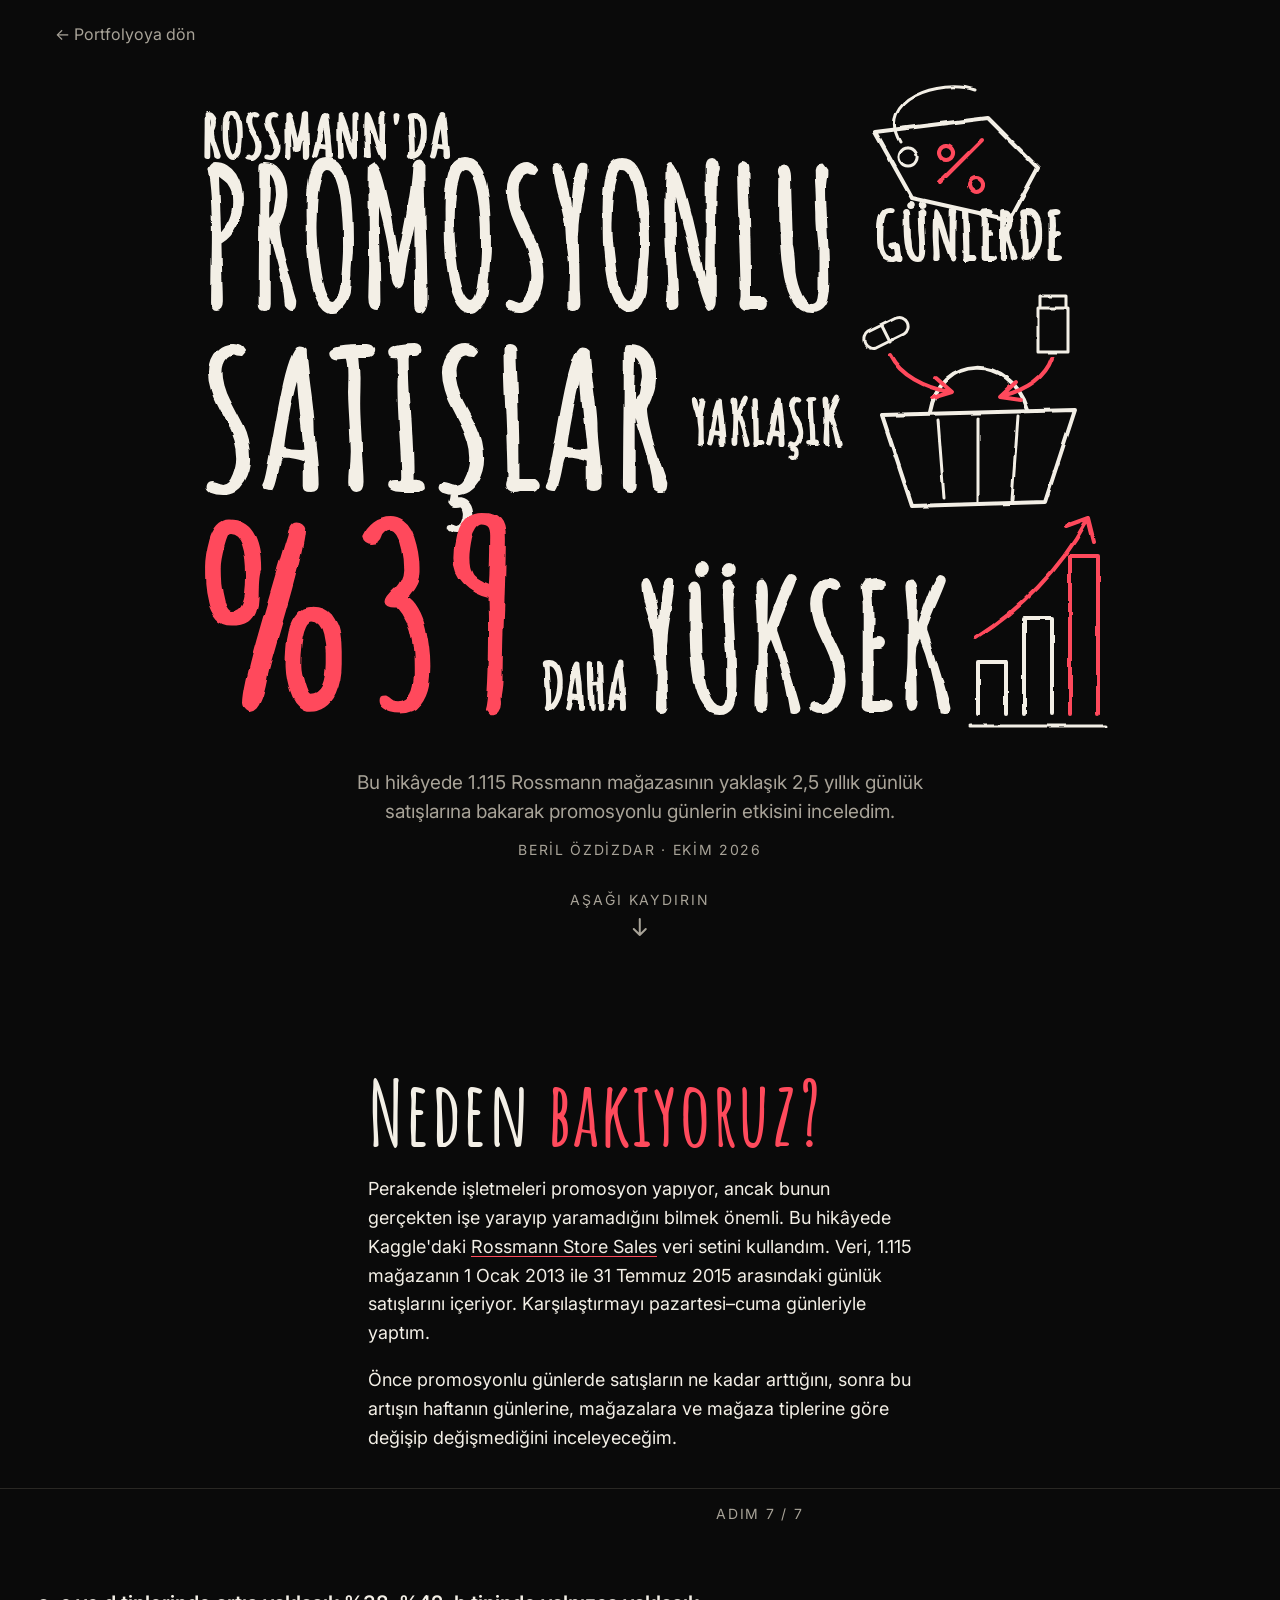
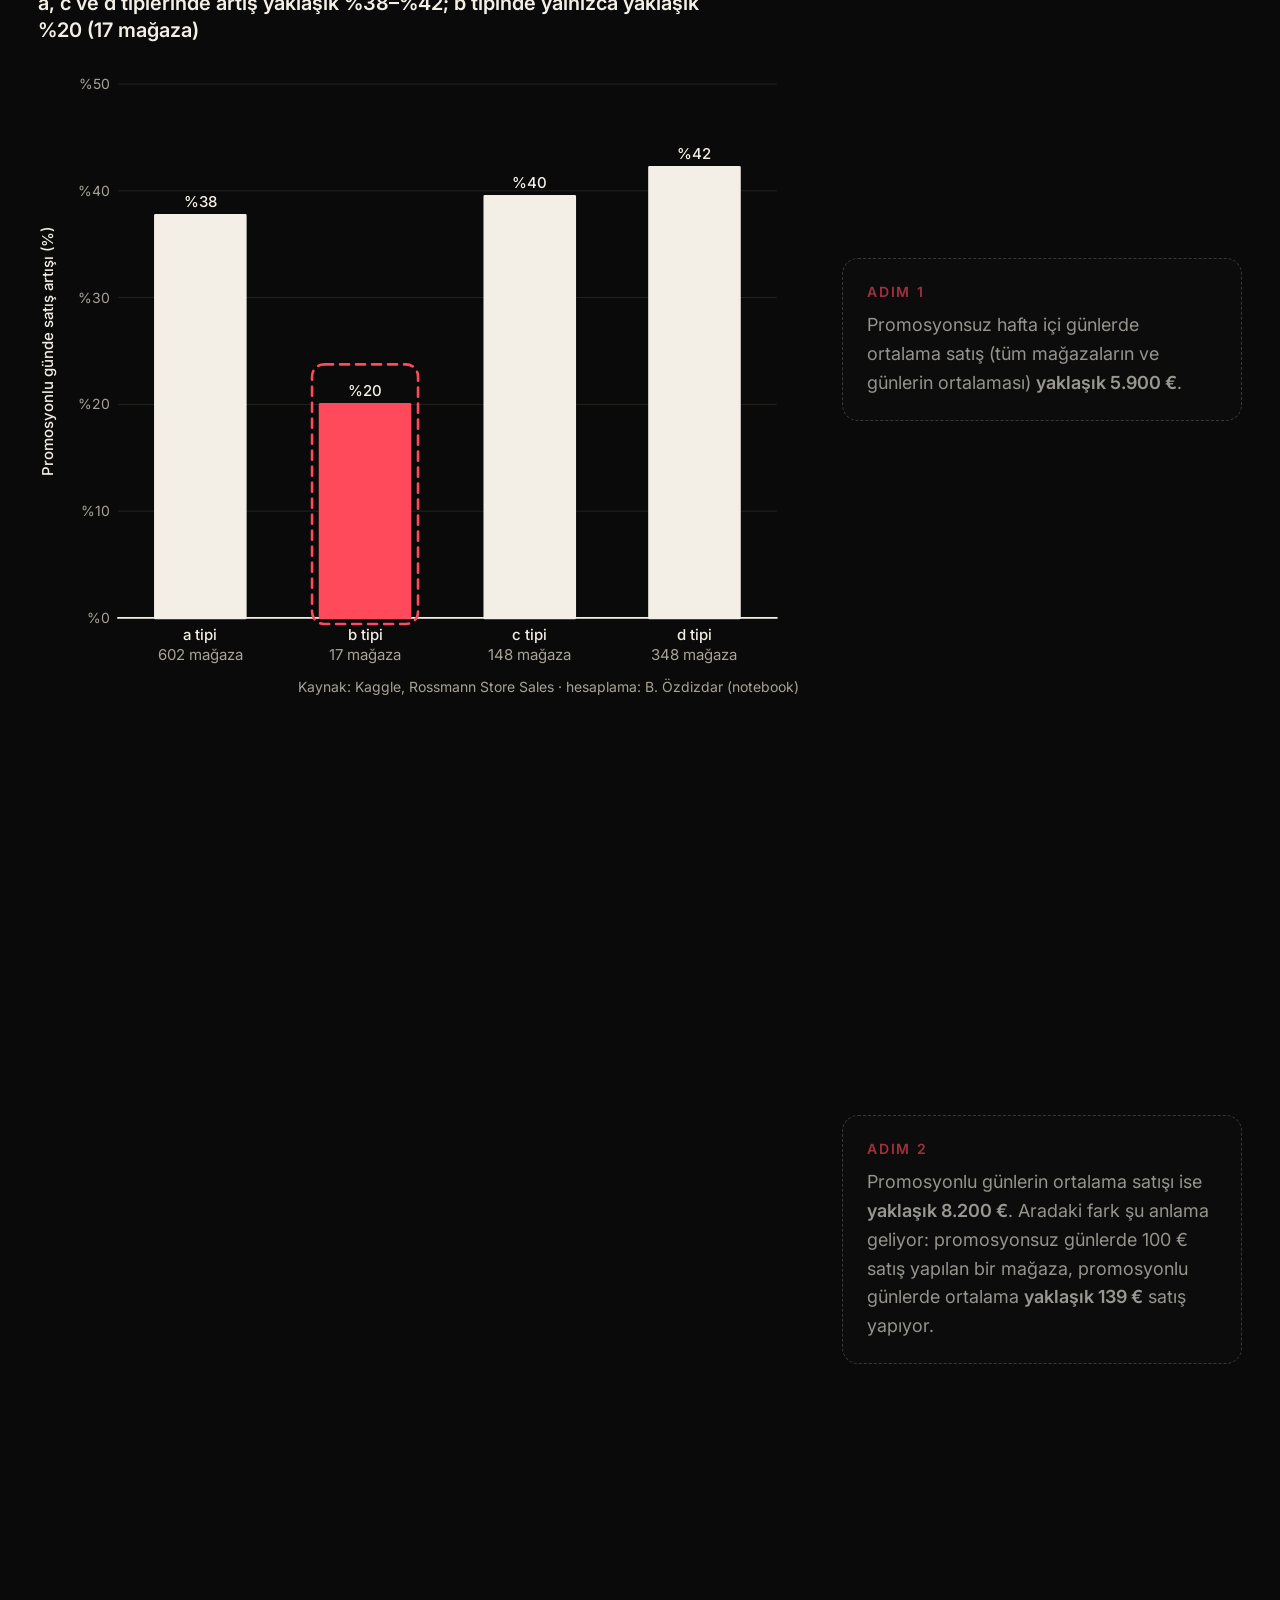
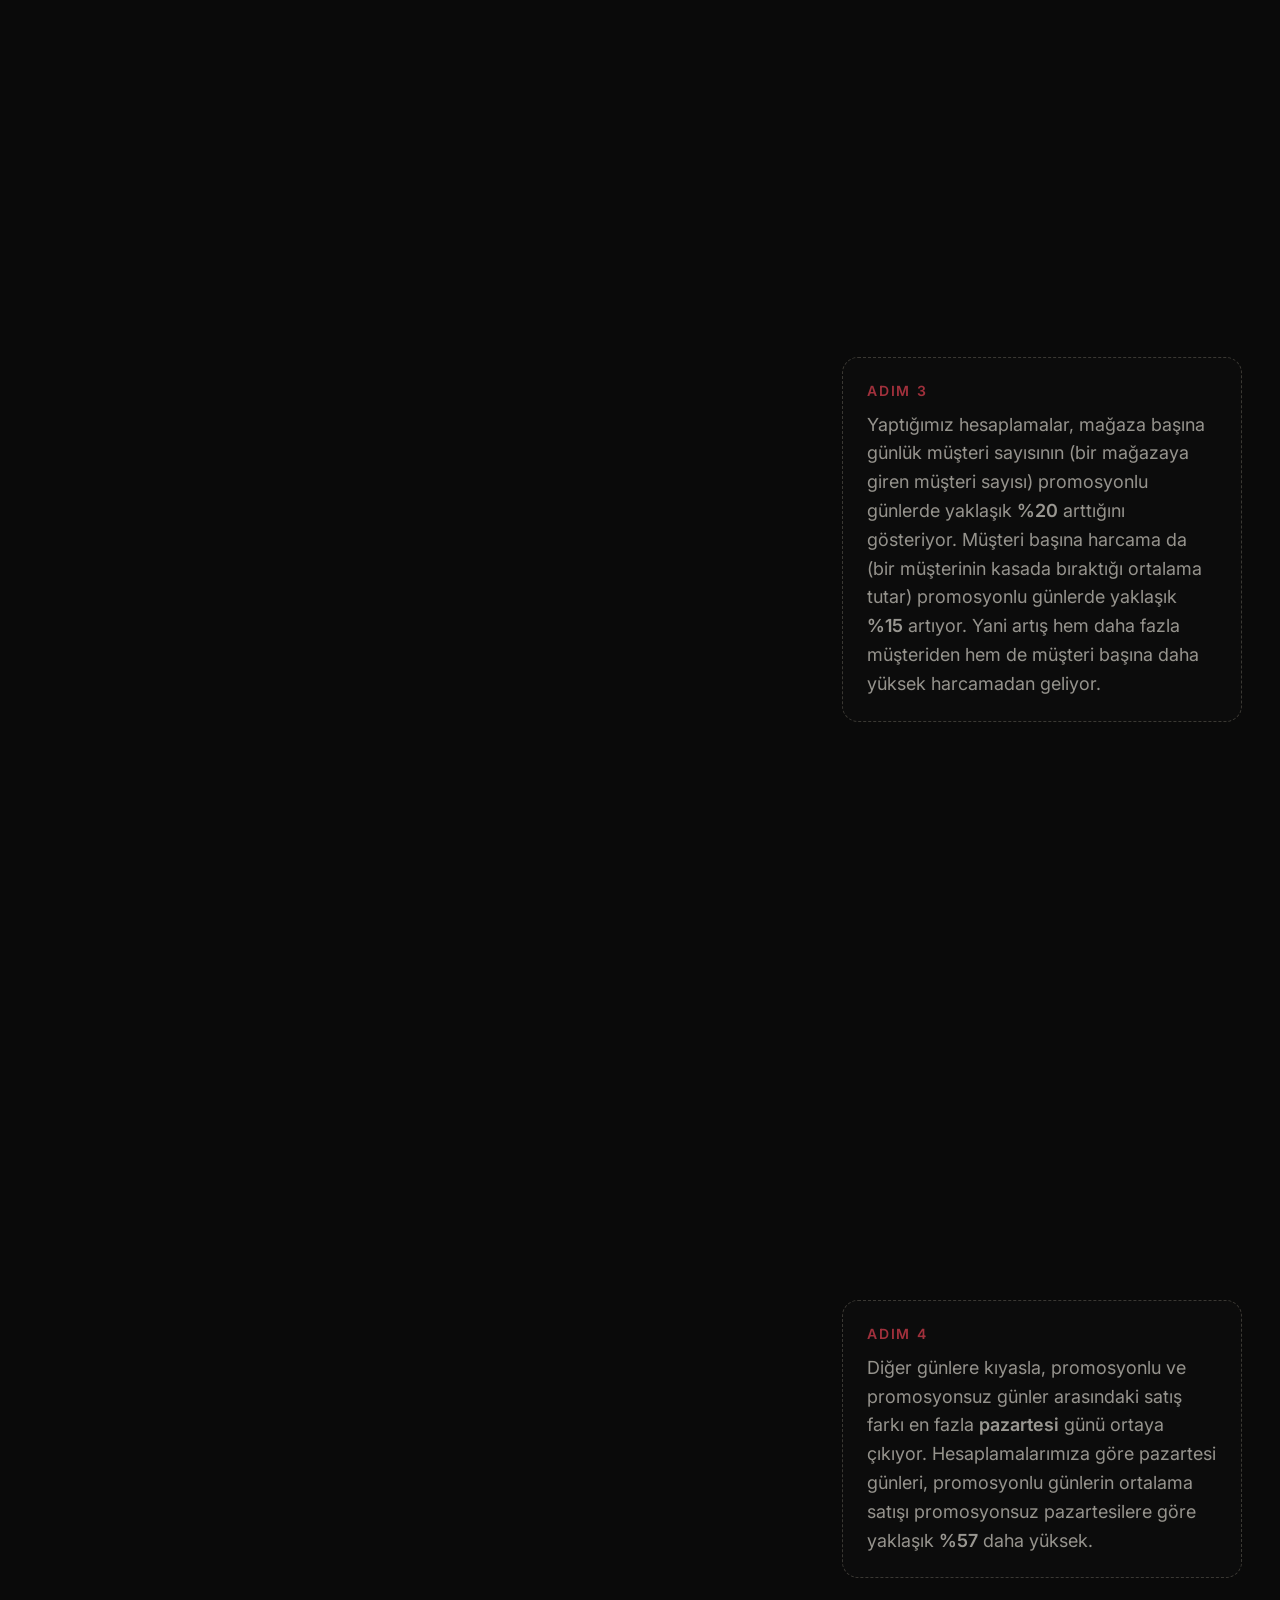
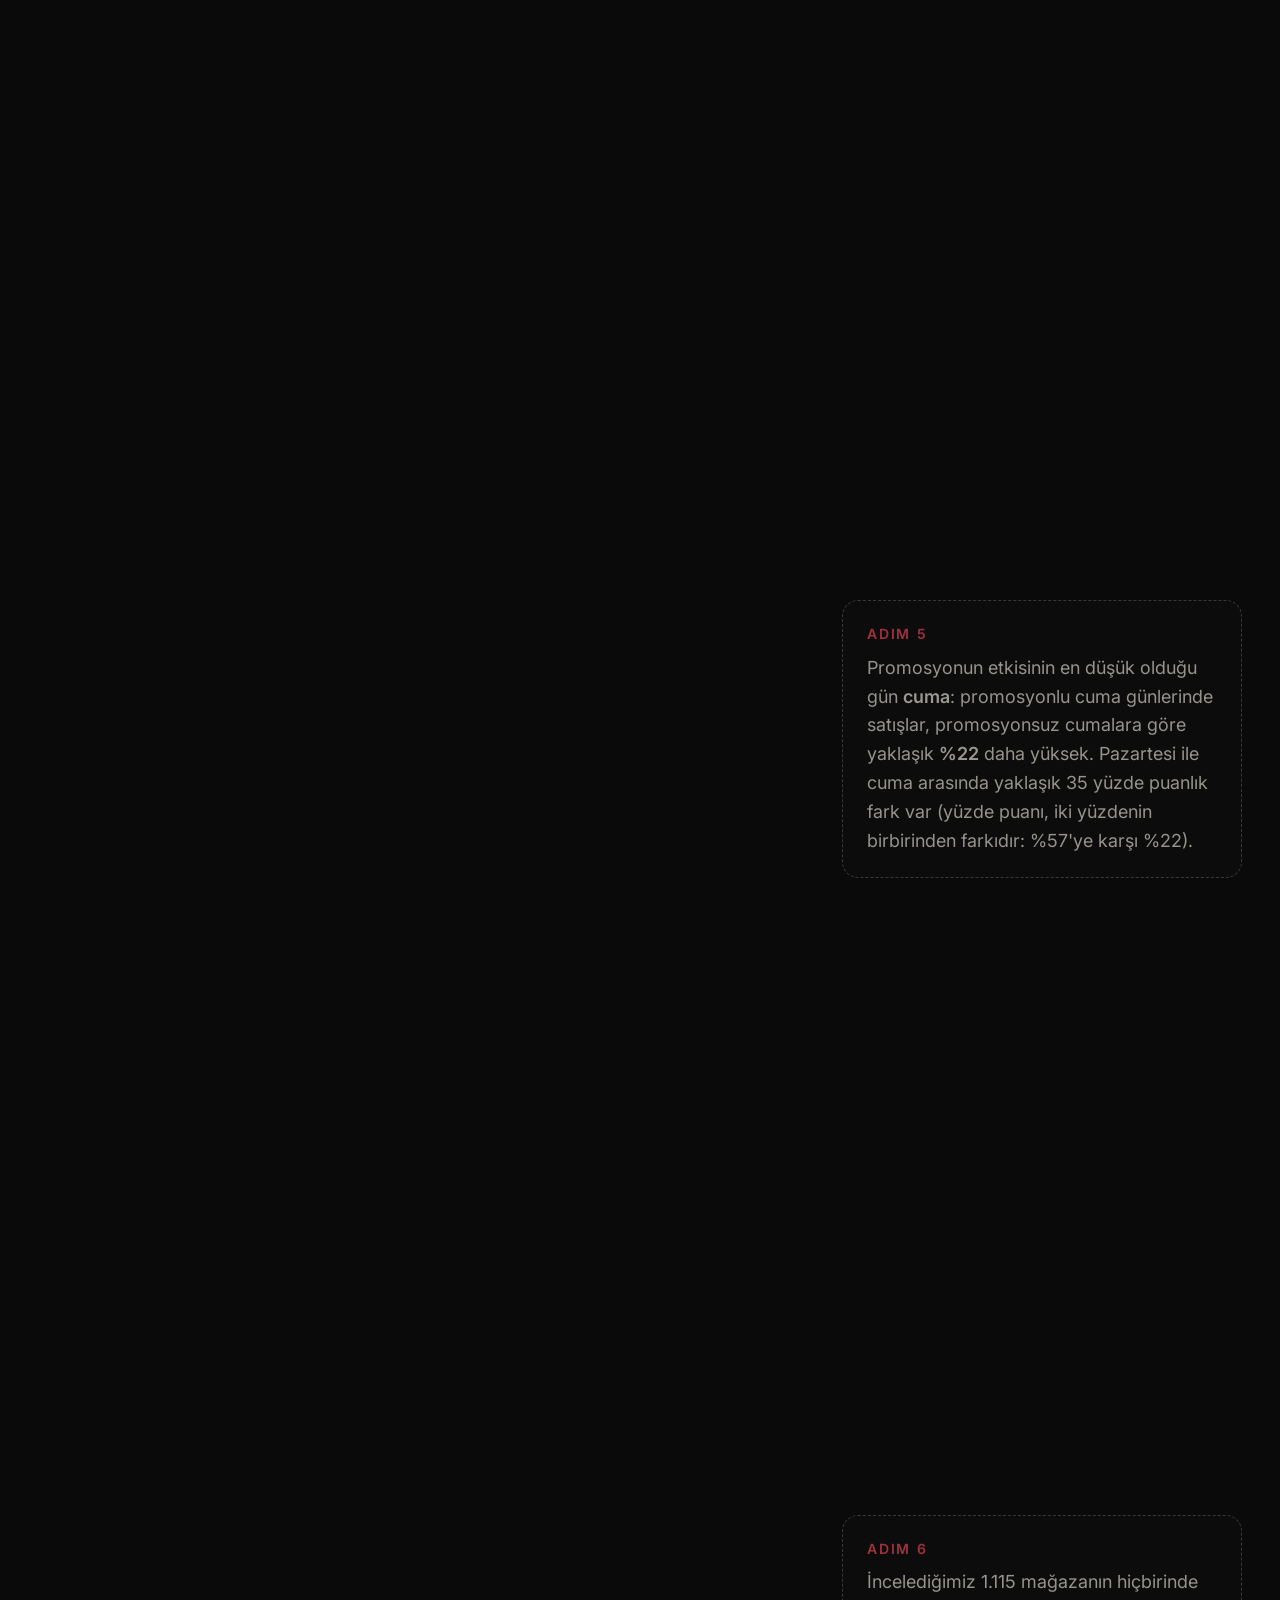
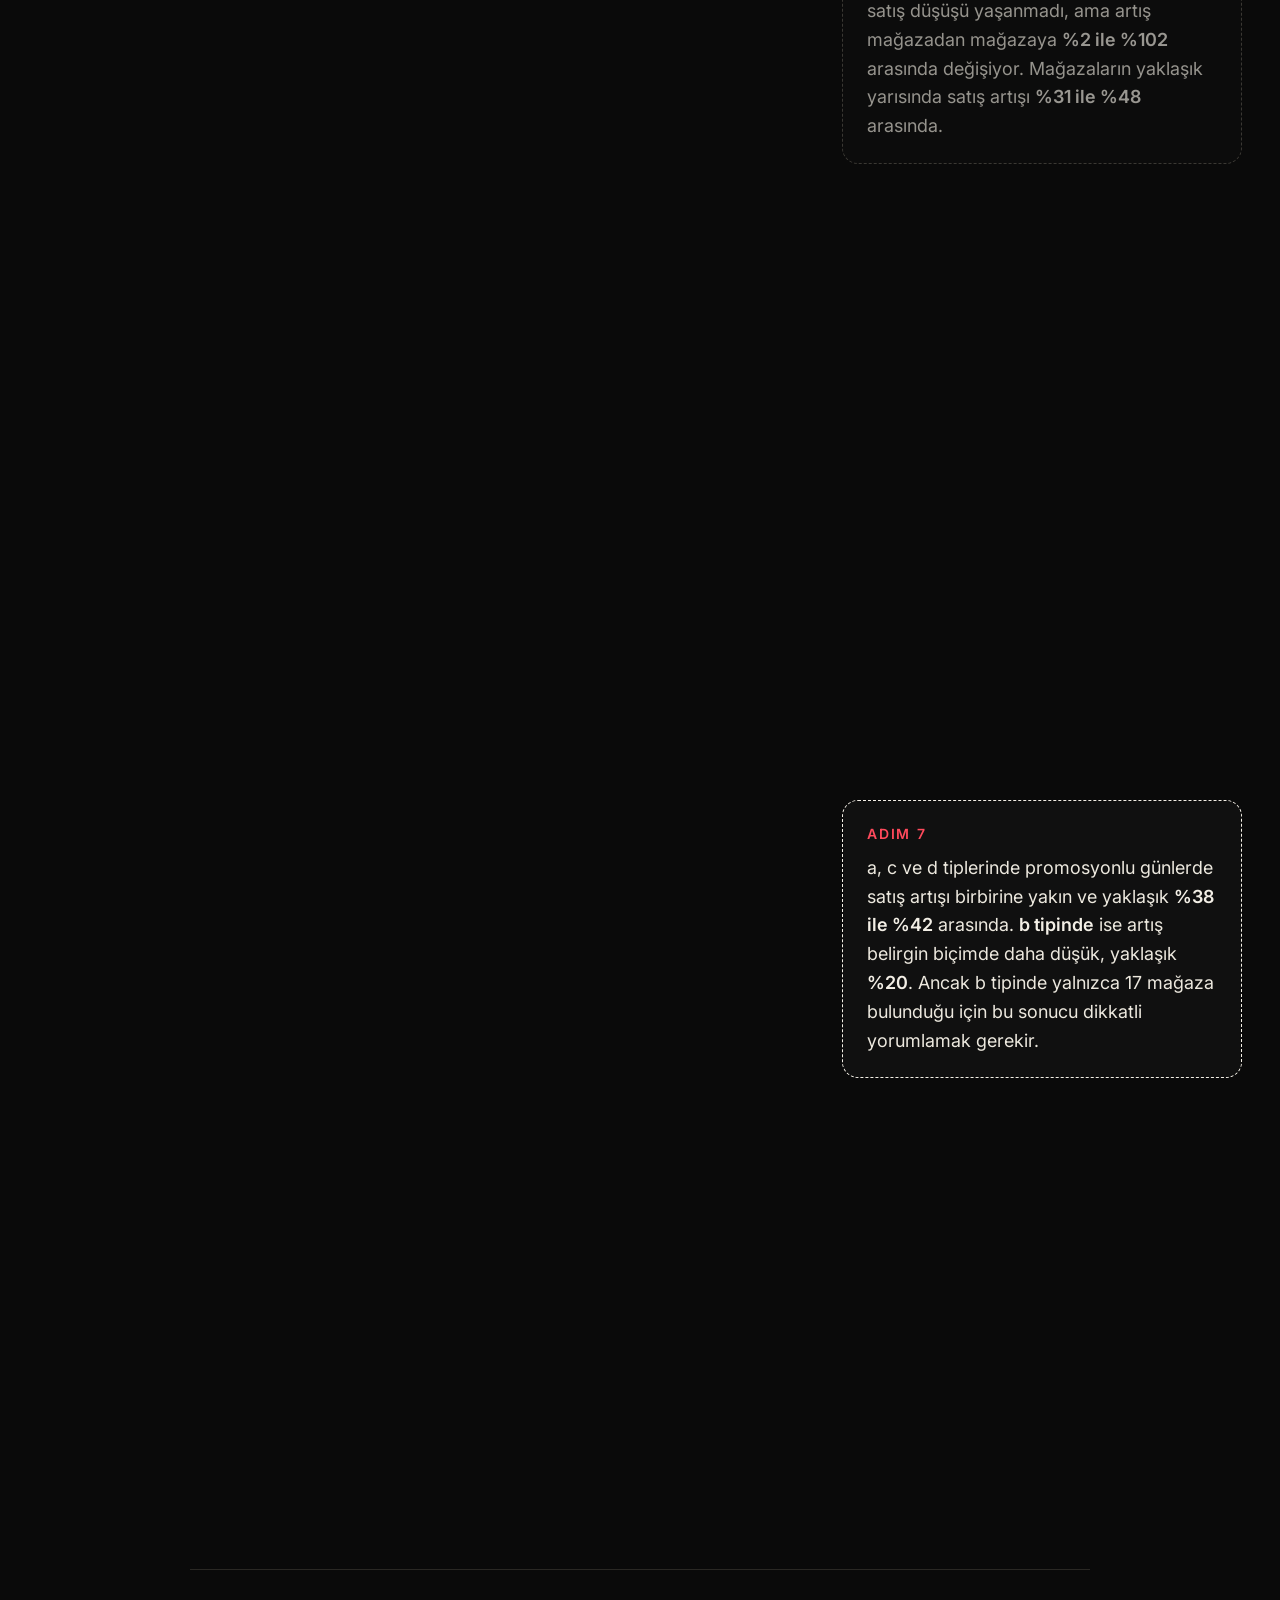
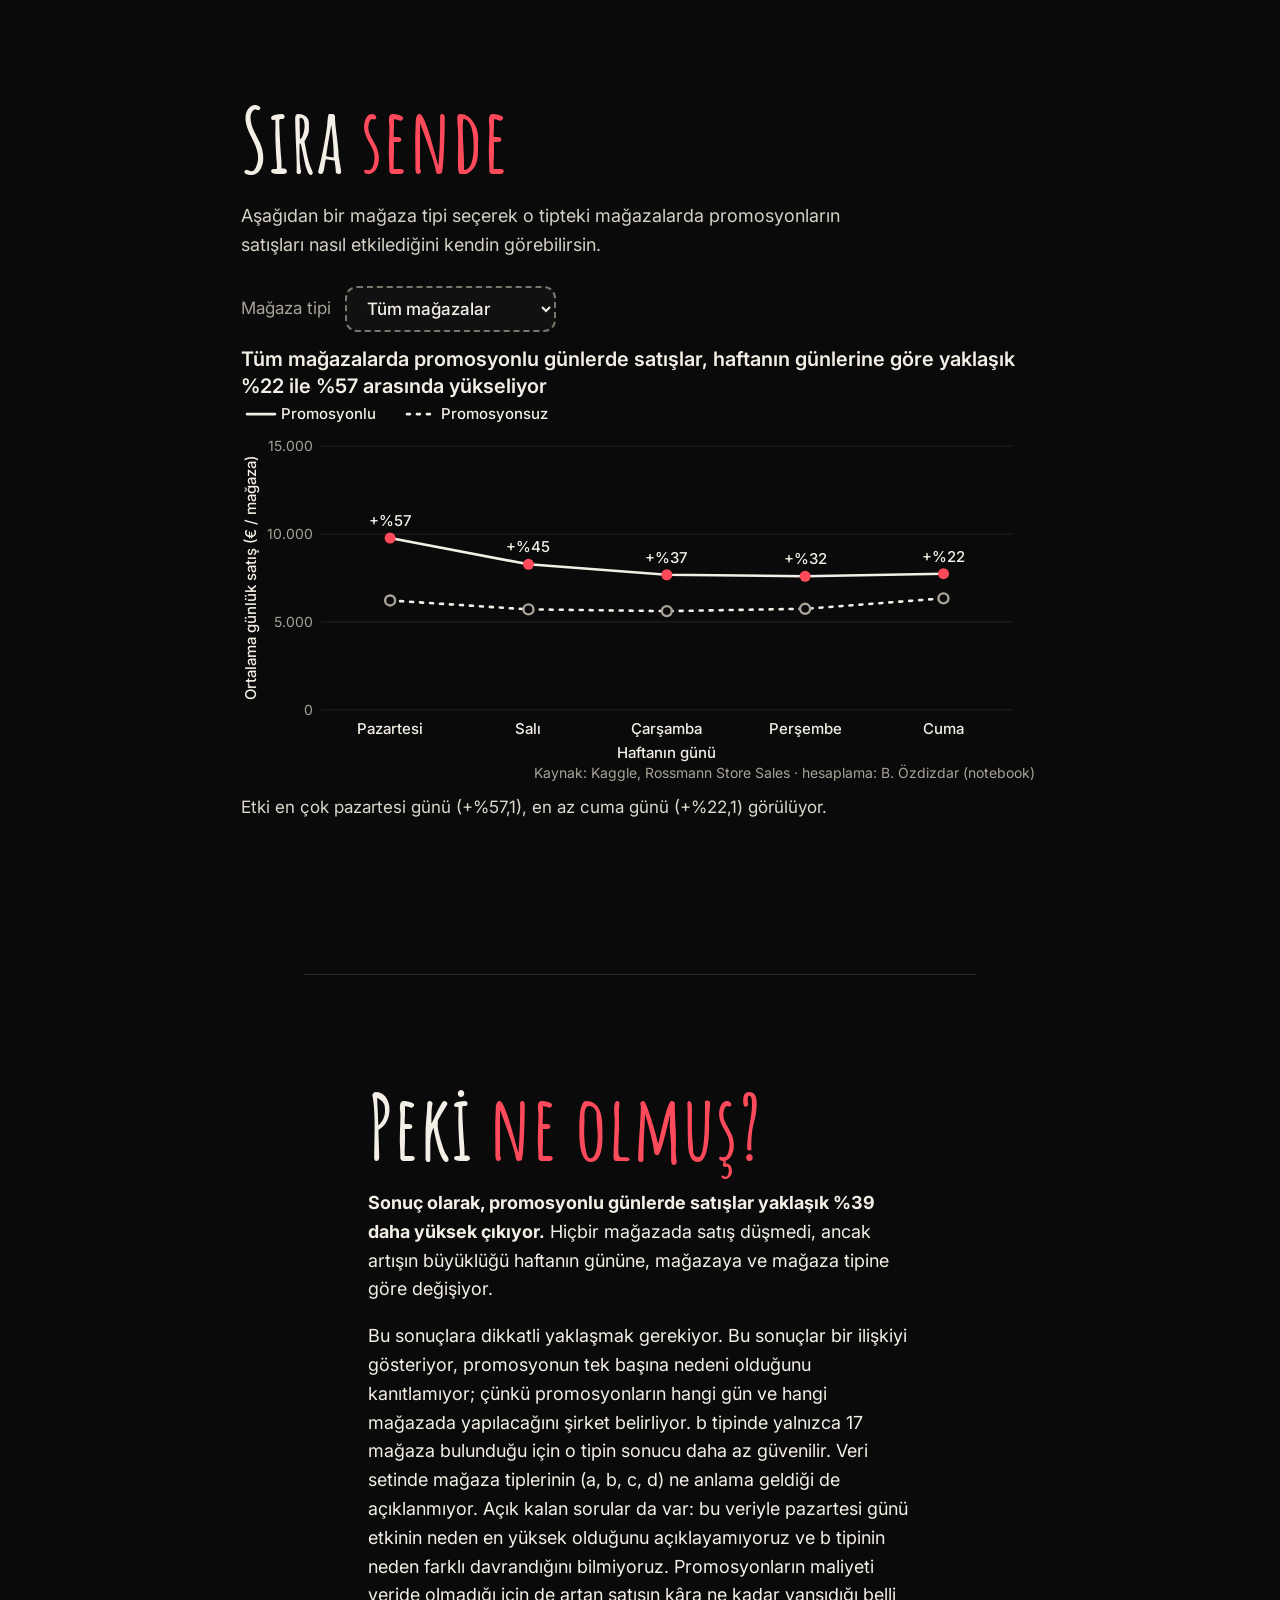
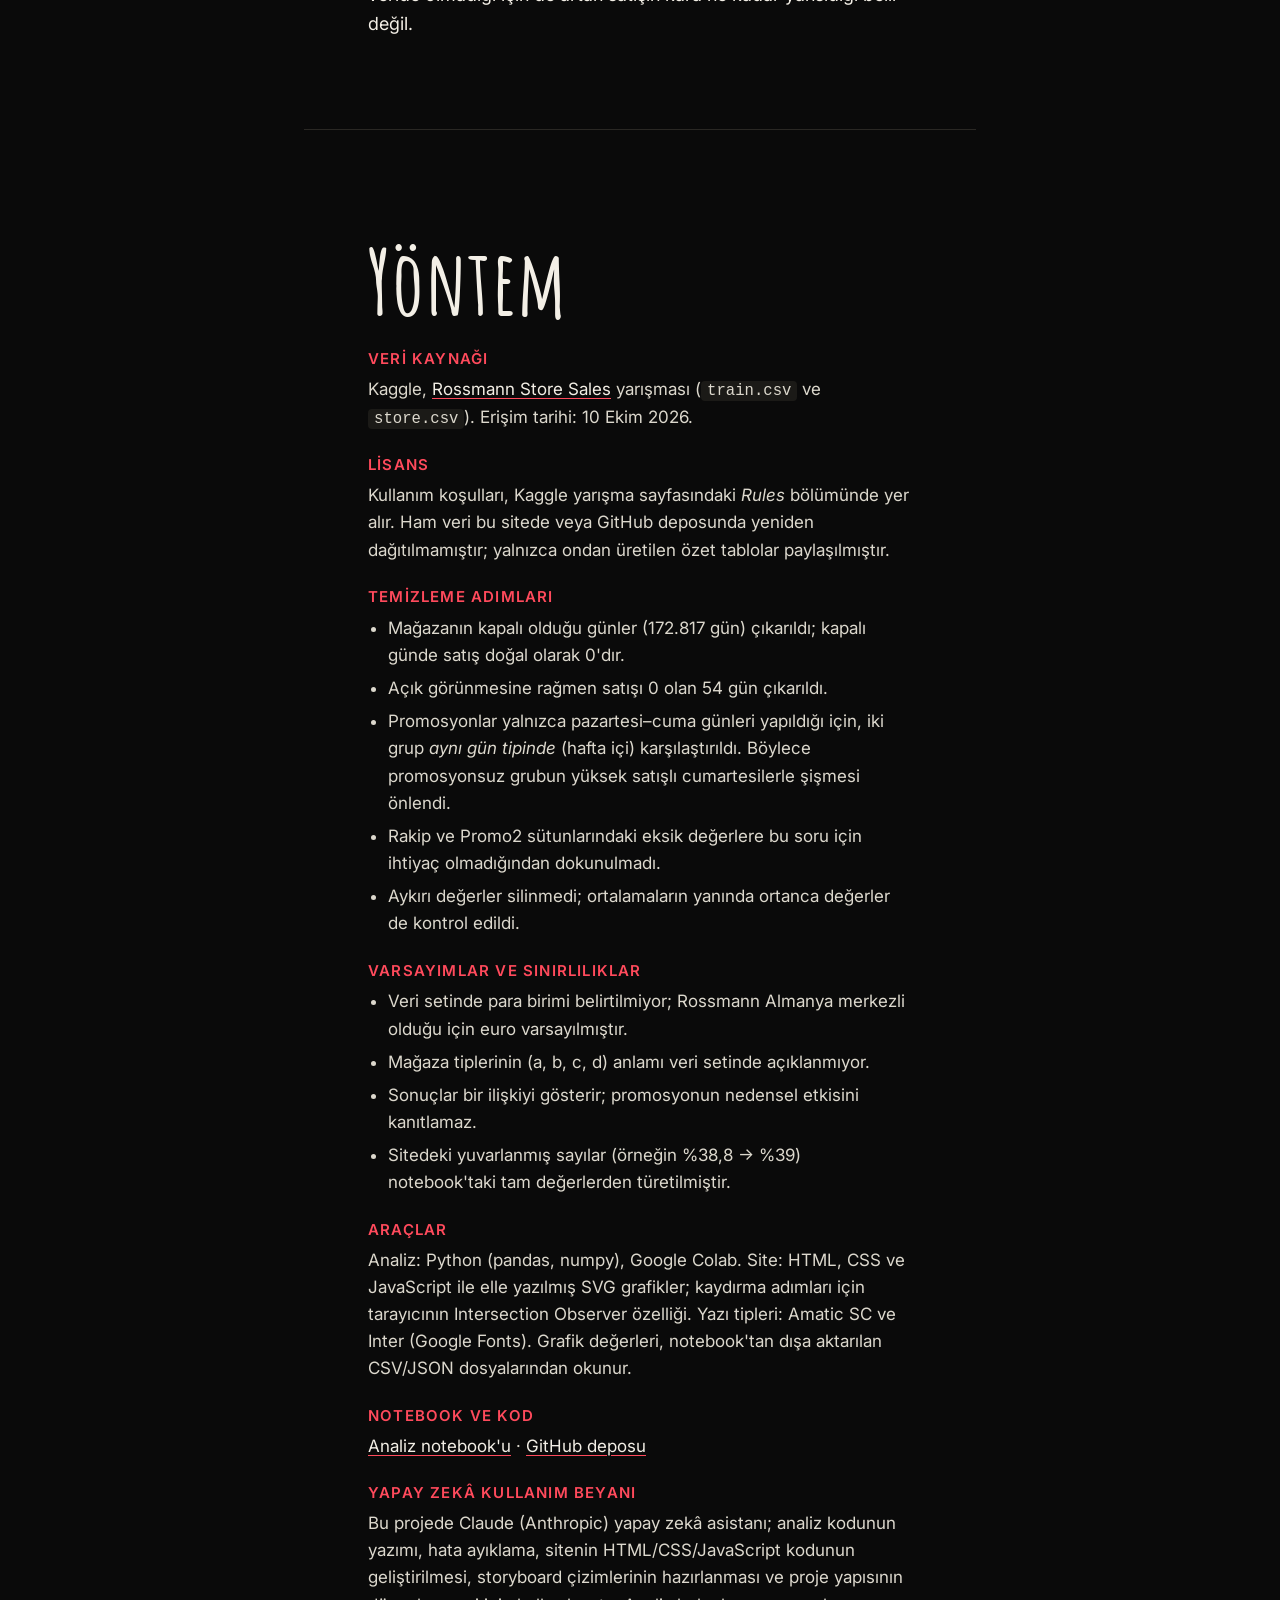
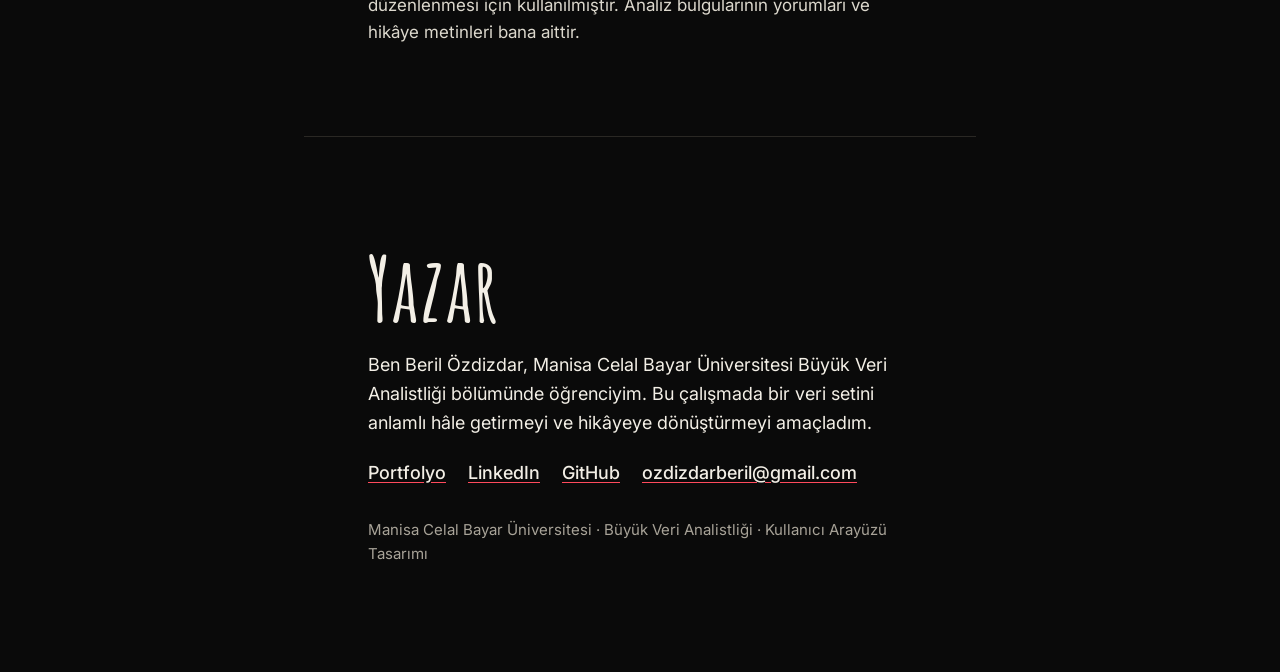
<file: site/index.html>
<!doctype html>
<html lang="tr">
<head>
<meta charset="utf-8">
<meta name="viewport" content="width=device-width, initial-scale=1">
<title>Rossmann'da promosyonlu günlerde satışlar yaklaşık %39 daha yüksek</title>
<meta name="description" content="1.115 Rossmann mağazasının yaklaşık 2,5 yıllık günlük satış verisiyle promosyonların etkisini inceleyen, kaydırdıkça ilerleyen interaktif bir veri hikâyesi.">
<meta name="author" content="Beril Özdizdar">
<meta property="og:type" content="website">
<meta property="og:title" content="Rossmann'da promosyonlu günlerde satışlar yaklaşık %39 daha yüksek">
<meta property="og:description" content="1.115 mağaza, yaklaşık 2,5 yıllık günlük satış: promosyonun etkisi her gün ve her mağaza tipinde aynı mı? İnteraktif veri hikâyesi.">
<meta property="og:image" content="https://rossmann-promosyon-hikayesi-site.vercel.app/og-image.png">
<meta property="og:url" content="https://rossmann-promosyon-hikayesi-site.vercel.app/">
<link rel="canonical" href="https://rossmann-promosyon-hikayesi-site.vercel.app/">
<meta property="og:image:width" content="1200">
<meta property="og:image:height" content="627">
<meta property="og:locale" content="tr_TR">
<meta property="og:image:alt" content="Promosyonlu günlerde satışlar yaklaşık %39 daha yüksek: promosyonsuz 5.929 €, promosyonlu 8.229 €">
<meta name="twitter:card" content="summary_large_image">
<meta name="theme-color" content="#0a0a0a">
<link rel="icon" href="favicon.svg" type="image/svg+xml">
<link rel="preconnect" href="https://fonts.googleapis.com">
<link rel="preconnect" href="https://fonts.gstatic.com" crossorigin>
<link href="https://fonts.googleapis.com/css2?family=Amatic+SC:wght@700&family=Inter:wght@400;500;600&display=swap" rel="stylesheet">
<link rel="stylesheet" href="css/style.css">
</head>
<body>
<a class="atla" href="#hikaye">Hikâyeye geç</a>

<nav class="ust" aria-label="Site bağlantıları">
  <a href="https://beril-portfolio-seven.vercel.app">← Portfolyoya dön</a>
</nav>

<!-- ======================= 1 · AÇILIŞ (HERO) ======================= -->
<header class="kapak">
  <h1 class="sr-only">Rossmann'da promosyonlu günlerde satışlar yaklaşık %39 daha yüksek</h1>
  <svg viewBox="0 0 1000 690" role="img" aria-label="Rossmann'da promosyonlu günlerde satışlar yaklaşık yüzde 39 daha yüksek">
    <defs>
      <filter id="murekkep" x="-5%" y="-5%" width="110%" height="110%">
        <feTurbulence type="fractalNoise" baseFrequency="0.035" numOctaves="2" seed="7" result="n"/>
        <feDisplacementMap in="SourceGraphic" in2="n" scale="5" xChannelSelector="R" yChannelSelector="G"/>
      </filter>
      <filter id="kalem" x="-5%" y="-5%" width="110%" height="110%">
        <feTurbulence type="fractalNoise" baseFrequency="0.05" numOctaves="2" seed="3" result="n"/>
        <feDisplacementMap in="SourceGraphic" in2="n" scale="3" xChannelSelector="R" yChannelSelector="G"/>
      </filter>
    </defs>

    <g class="satir s1" filter="url(#murekkep)" aria-hidden="true">
      <text class="harf" x="62" y="88"  font-size="58"  textLength="250" lengthAdjust="spacingAndGlyphs">ROSSMANN'DA</text>
      <text class="harf" x="60" y="238" font-size="190" textLength="640" lengthAdjust="spacingAndGlyphs">PROMOSYONLU</text>
      <text class="harf" x="735" y="190" font-size="66"  textLength="190" lengthAdjust="spacingAndGlyphs">GÜNLERDE</text>
    </g>
    <g filter="url(#kalem)" aria-hidden="true">
      <path class="cizim d1" pathLength="1" d="M735 62 L848 48 L898 98 L870 150 L772 128 Z"/>
      <path class="cizim d1 ince" pathLength="1" d="M768 78 a9 9 0 1 0 0.1 0"/>
      <path class="cizim d1 ince" pathLength="1" d="M760 72 C735 30 800 8 835 20"/>
      <path class="cizim kirmizi-cizgi d2" pathLength="1" d="M800 112 L842 70 M806 76 a7 7 0 1 0 0.1 0 M836 108 a7 7 0 1 0 0.1 0"/>
    </g>
    <g class="satir s2" filter="url(#murekkep)" aria-hidden="true">
      <text class="harf" x="60"  y="420" font-size="190" textLength="470" lengthAdjust="spacingAndGlyphs">SATIŞLAR</text>
      <text class="harf" x="552" y="375" font-size="62"  textLength="150" lengthAdjust="spacingAndGlyphs">YAKLAŞIK</text>
    </g>
    <g filter="url(#kalem)" aria-hidden="true">
      <path class="cizim d2" pathLength="1" d="M742 345 L935 340 L905 432 L772 436 Z"/>
      <path class="cizim d2" pathLength="1" d="M790 342 C800 285 870 282 888 340"/>
      <path class="cizim d2 ince" pathLength="1" d="M798 350 L804 428 M838 348 L838 432 M878 346 L872 430"/>
      <path class="cizim d2 ince" pathLength="1" d="M728 262 l28 -14 a9 9 0 0 1 8 16 l-28 14 a9 9 0 0 1 -8 -16 z M742 256 l8 16"/>
      <path class="cizim d2 ince" pathLength="1" d="M900 238 h26 v-12 h-26 z M898 238 h30 v44 h-30 z"/>
      <path class="cizim kirmizi-cizgi d3" pathLength="1" d="M750 285 C760 305 785 318 810 322 M796 308 L812 322 L792 328"/>
      <path class="cizim kirmizi-cizgi d3" pathLength="1" d="M912 288 C905 308 885 320 862 326 M876 312 L860 327 L881 330"/>
    </g>
    <g class="satir s3" filter="url(#murekkep)" aria-hidden="true">
      <text class="harf kirmizi" x="56"  y="640" font-size="250" textLength="330" lengthAdjust="spacingAndGlyphs">%39</text>
      <text class="harf" x="402" y="640" font-size="64"  textLength="86" lengthAdjust="spacingAndGlyphs">DAHA</text>
      <text class="harf" x="500" y="640" font-size="170" textLength="315" lengthAdjust="spacingAndGlyphs">YÜKSEK</text>
    </g>
    <g filter="url(#kalem)" aria-hidden="true">
      <path class="cizim d3" pathLength="1" d="M838 644 V592 H866 V644"/>
      <path class="cizim d3" pathLength="1" d="M884 644 V548 H912 V644"/>
      <path class="cizim kirmizi-cizgi d3" pathLength="1" d="M930 644 V486 H958 V644"/>
      <path class="cizim d3 ince" pathLength="1" d="M830 656 H966"/>
      <path class="cizim kirmizi-cizgi d3" pathLength="1" d="M836 568 C880 540 920 500 946 452 M926 456 L948 448 L954 472"/>
    </g>
  </svg>

  <p class="alt">Bu hikâyede 1.115 Rossmann mağazasının yaklaşık 2,5 yıllık günlük satışlarına bakarak promosyonlu günlerin etkisini inceledim.</p>
  <p class="kunye">Beril Özdizdar · Ekim 2026</p>

  <a class="kaydir" href="#baglam">Aşağı kaydırın
    <svg viewBox="0 0 18 22" fill="none" stroke="currentColor" stroke-width="2" stroke-linecap="round" stroke-linejoin="round" aria-hidden="true"><path d="M9 2v16M3 12l6 6 6-6"/></svg>
  </a>
</header>

<!-- ======================= 2 · BAĞLAM ======================= -->
<section class="baglam" id="baglam" aria-labelledby="baglam-b">
  <h2 id="baglam-b" class="bolum-baslik">Neden <span>bakıyoruz?</span></h2>
  <p>Perakende işletmeleri promosyon yapıyor, ancak bunun gerçekten işe yarayıp yaramadığını bilmek önemli. Bu hikâyede Kaggle'daki <a href="https://www.kaggle.com/competitions/rossmann-store-sales">Rossmann Store Sales</a> veri setini kullandım. Veri, 1.115 mağazanın 1 Ocak 2013 ile 31 Temmuz 2015 arasındaki günlük satışlarını içeriyor. Karşılaştırmayı pazartesi–cuma günleriyle yaptım.</p>
  <p>Önce promosyonlu günlerde satışların ne kadar arttığını, sonra bu artışın haftanın günlerine, mağazalara ve mağaza tiplerine göre değişip değişmediğini inceleyeceğim.</p>
</section>

<!-- ======================= 3 · BULGU ADIMLARI (KAYDIRMALI) ======================= -->
<main id="hikaye" class="scrolly">
  <figure class="sahne" id="sahne">
    <div class="sayac" aria-hidden="true">Adım <span id="sayacNo">1</span> / 7</div>
    <figcaption class="grafik-baslik" id="grafikBaslik"></figcaption>
    <div class="grafik-kap" id="grafikKap">
      <svg id="grafik" role="img" aria-labelledby="grafikBaslik grafikOzet"></svg>
    </div>
    <p class="sr-only" id="grafikOzet"></p>
  </figure>

  <div class="adimlar" id="adimlar">
    <article class="adim" data-n="1"><div class="kart"><h2 class="et">Adım 1</h2><p class="metin">Promosyonsuz hafta içi günlerde ortalama satış (tüm mağazaların ve günlerin ortalaması) <b>yaklaşık 5.900 €</b>.</p></div></article>
    <article class="adim" data-n="2"><div class="kart"><h2 class="et">Adım 2</h2><p class="metin">Promosyonlu günlerin ortalama satışı ise <b>yaklaşık 8.200 €</b>. Aradaki fark şu anlama geliyor: promosyonsuz günlerde 100 € satış yapılan bir mağaza, promosyonlu günlerde ortalama <b>yaklaşık 139 €</b> satış yapıyor.</p></div></article>
    <article class="adim" data-n="3"><div class="kart"><h2 class="et">Adım 3</h2><p class="metin">Yaptığımız hesaplamalar, mağaza başına günlük müşteri sayısının (bir mağazaya giren müşteri sayısı) promosyonlu günlerde yaklaşık <b>%20</b> arttığını gösteriyor. Müşteri başına harcama da (bir müşterinin kasada bıraktığı ortalama tutar) promosyonlu günlerde yaklaşık <b>%15</b> artıyor. Yani artış hem daha fazla müşteriden hem de müşteri başına daha yüksek harcamadan geliyor.</p></div></article>
    <article class="adim" data-n="4"><div class="kart"><h2 class="et">Adım 4</h2><p class="metin">Diğer günlere kıyasla, promosyonlu ve promosyonsuz günler arasındaki satış farkı en fazla <b>pazartesi</b> günü ortaya çıkıyor. Hesaplamalarımıza göre pazartesi günleri, promosyonlu günlerin ortalama satışı promosyonsuz pazartesilere göre yaklaşık <b>%57</b> daha yüksek.</p></div></article>
    <article class="adim" data-n="5"><div class="kart"><h2 class="et">Adım 5</h2><p class="metin">Promosyonun etkisinin en düşük olduğu gün <b>cuma</b>: promosyonlu cuma günlerinde satışlar, promosyonsuz cumalara göre yaklaşık <b>%22</b> daha yüksek. Pazartesi ile cuma arasında yaklaşık 35 yüzde puanlık fark var (yüzde puanı, iki yüzdenin birbirinden farkıdır: %57'ye karşı %22).</p></div></article>
    <article class="adim" data-n="6"><div class="kart"><h2 class="et">Adım 6</h2><p class="metin">İncelediğimiz 1.115 mağazanın hiçbirinde satış düşüşü yaşanmadı, ama artış mağazadan mağazaya <b>%2 ile %102</b> arasında değişiyor. Mağazaların yaklaşık yarısında satış artışı <b>%31 ile %48</b> arasında.</p></div></article>
    <article class="adim" data-n="7"><div class="kart"><h2 class="et">Adım 7</h2><p class="metin">a, c ve d tiplerinde promosyonlu günlerde satış artışı birbirine yakın ve yaklaşık <b>%38 ile %42</b> arasında. <b>b tipinde</b> ise artış belirgin biçimde daha düşük, yaklaşık <b>%20</b>. Ancak b tipinde yalnızca 17 mağaza bulunduğu için bu sonucu dikkatli yorumlamak gerekir.</p></div></article>
  </div>
</main>

<!-- ======================= 4 · OKUYUCU KEŞFİ ======================= -->
<section class="kesif" id="kesif" aria-labelledby="kesif-b">
  <h2 id="kesif-b" class="bolum-baslik">Sıra <span>sende</span></h2>
  <p class="giris">Aşağıdan bir mağaza tipi seçerek o tipteki mağazalarda promosyonların satışları nasıl etkilediğini kendin görebilirsin.</p>
  <div class="kontrol">
    <label for="tipSec">Mağaza tipi</label>
    <select id="tipSec"></select>
  </div>
  <figure class="kesif-fig">
    <figcaption class="grafik-baslik" id="kesifBaslik"></figcaption>
    <svg id="kesifgrafik" role="img" aria-labelledby="kesifBaslik kesifOzet"></svg>
  </figure>
  <p class="ozet" id="kesifOzet" aria-live="polite"></p>
</section>

<!-- ======================= 5 · SONUÇ ======================= -->
<section class="sonuc" id="sonuc" aria-labelledby="sonuc-b">
  <h2 id="sonuc-b" class="bolum-baslik">Peki <span>ne olmuş?</span></h2>
  <p><strong>Sonuç olarak, promosyonlu günlerde satışlar yaklaşık %39 daha yüksek çıkıyor.</strong> Hiçbir mağazada satış düşmedi, ancak artışın büyüklüğü haftanın gününe, mağazaya ve mağaza tipine göre değişiyor.</p>
  <p>Bu sonuçlara dikkatli yaklaşmak gerekiyor. Bu sonuçlar bir ilişkiyi gösteriyor, promosyonun tek başına nedeni olduğunu kanıtlamıyor; çünkü promosyonların hangi gün ve hangi mağazada yapılacağını şirket belirliyor. b tipinde yalnızca 17 mağaza bulunduğu için o tipin sonucu daha az güvenilir. Veri setinde mağaza tiplerinin (a, b, c, d) ne anlama geldiği de açıklanmıyor. Açık kalan sorular da var: bu veriyle pazartesi günü etkinin neden en yüksek olduğunu açıklayamıyoruz ve b tipinin neden farklı davrandığını bilmiyoruz. Promosyonların maliyeti veride olmadığı için de artan satışın kâra ne kadar yansıdığı belli değil.</p>
</section>

<!-- ======================= 6 · YÖNTEM ======================= -->
<section class="yontem" id="yontem" aria-labelledby="yontem-b">
  <h2 id="yontem-b" class="bolum-baslik">Yöntem</h2>
  <dl>
    <dt>Veri kaynağı</dt>
    <dd>Kaggle, <a href="https://www.kaggle.com/competitions/rossmann-store-sales">Rossmann Store Sales</a> yarışması (<code>train.csv</code> ve <code>store.csv</code>). Erişim tarihi: 10 Ekim 2026.</dd>

    <dt>Lisans</dt>
    <dd>Kullanım koşulları, Kaggle yarışma sayfasındaki <em>Rules</em> bölümünde yer alır. Ham veri bu sitede veya GitHub deposunda yeniden dağıtılmamıştır; yalnızca ondan üretilen özet tablolar paylaşılmıştır.</dd>

    <dt>Temizleme adımları</dt>
    <dd>
      <ul>
        <li>Mağazanın kapalı olduğu günler (172.817 gün) çıkarıldı; kapalı günde satış doğal olarak 0'dır.</li>
        <li>Açık görünmesine rağmen satışı 0 olan 54 gün çıkarıldı.</li>
        <li>Promosyonlar yalnızca pazartesi–cuma günleri yapıldığı için, iki grup <em>aynı gün tipinde</em> (hafta içi) karşılaştırıldı. Böylece promosyonsuz grubun yüksek satışlı cumartesilerle şişmesi önlendi.</li>
        <li>Rakip ve Promo2 sütunlarındaki eksik değerlere bu soru için ihtiyaç olmadığından dokunulmadı.</li>
        <li>Aykırı değerler silinmedi; ortalamaların yanında ortanca değerler de kontrol edildi.</li>
      </ul>
    </dd>

    <dt>Varsayımlar ve sınırlılıklar</dt>
    <dd>
      <ul>
        <li>Veri setinde para birimi belirtilmiyor; Rossmann Almanya merkezli olduğu için euro varsayılmıştır.</li>
        <li>Mağaza tiplerinin (a, b, c, d) anlamı veri setinde açıklanmıyor.</li>
        <li>Sonuçlar bir ilişkiyi gösterir; promosyonun nedensel etkisini kanıtlamaz.</li>
        <li>Sitedeki yuvarlanmış sayılar (örneğin %38,8 → %39) notebook'taki tam değerlerden türetilmiştir.</li>
      </ul>
    </dd>

    <dt>Araçlar</dt>
    <dd>Analiz: Python (pandas, numpy), Google Colab. Site: HTML, CSS ve JavaScript ile elle yazılmış SVG grafikler; kaydırma adımları için tarayıcının Intersection Observer özelliği. Yazı tipleri: Amatic SC ve Inter (Google Fonts). Grafik değerleri, notebook'tan dışa aktarılan CSV/JSON dosyalarından okunur.</dd>

    <dt>Notebook ve kod</dt>
    <dd><a href="https://github.com/Beril-ozdr/rossmann-promosyon-hikayesi/blob/main/notebooks/analiz.ipynb">Analiz notebook'u</a> · <a href="https://github.com/Beril-ozdr/rossmann-promosyon-hikayesi">GitHub deposu</a></dd>

    <dt>Yapay zekâ kullanım beyanı</dt>
    <dd>Bu projede Claude (Anthropic) yapay zekâ asistanı; analiz kodunun yazımı, hata ayıklama, sitenin HTML/CSS/JavaScript kodunun geliştirilmesi, storyboard çizimlerinin hazırlanması ve proje yapısının düzenlenmesi için kullanılmıştır. Analiz bulgularının yorumları ve hikâye metinleri bana aittir.</dd>
  </dl>
</section>

<!-- ======================= 7 · YAZAR / İLETİŞİM ======================= -->
<footer class="yazar" id="yazar" aria-labelledby="yazar-b">
  <h2 id="yazar-b" class="bolum-baslik">Yazar</h2>
  <p>Ben Beril Özdizdar, Manisa Celal Bayar Üniversitesi Büyük Veri Analistliği bölümünde öğrenciyim. Bu çalışmada bir veri setini anlamlı hâle getirmeyi ve hikâyeye dönüştürmeyi amaçladım.</p>
  <ul class="baglantilar">
    <li><a href="https://beril-portfolio-seven.vercel.app">Portfolyo</a></li>
    <li><a href="https://www.linkedin.com/in/beril-%C3%B6zdizdar-2a9592431">LinkedIn</a></li>
    <li><a href="https://github.com/Beril-ozdr">GitHub</a></li>
    <li><a href="mailto:ozdizdarberil@gmail.com">ozdizdarberil@gmail.com</a></li>
  </ul>
  <p class="alt-not">Manisa Celal Bayar Üniversitesi · Büyük Veri Analistliği · Kullanıcı Arayüzü Tasarımı</p>
</footer>

<script src="js/main.js"></script>
</body>
</html>
</file>
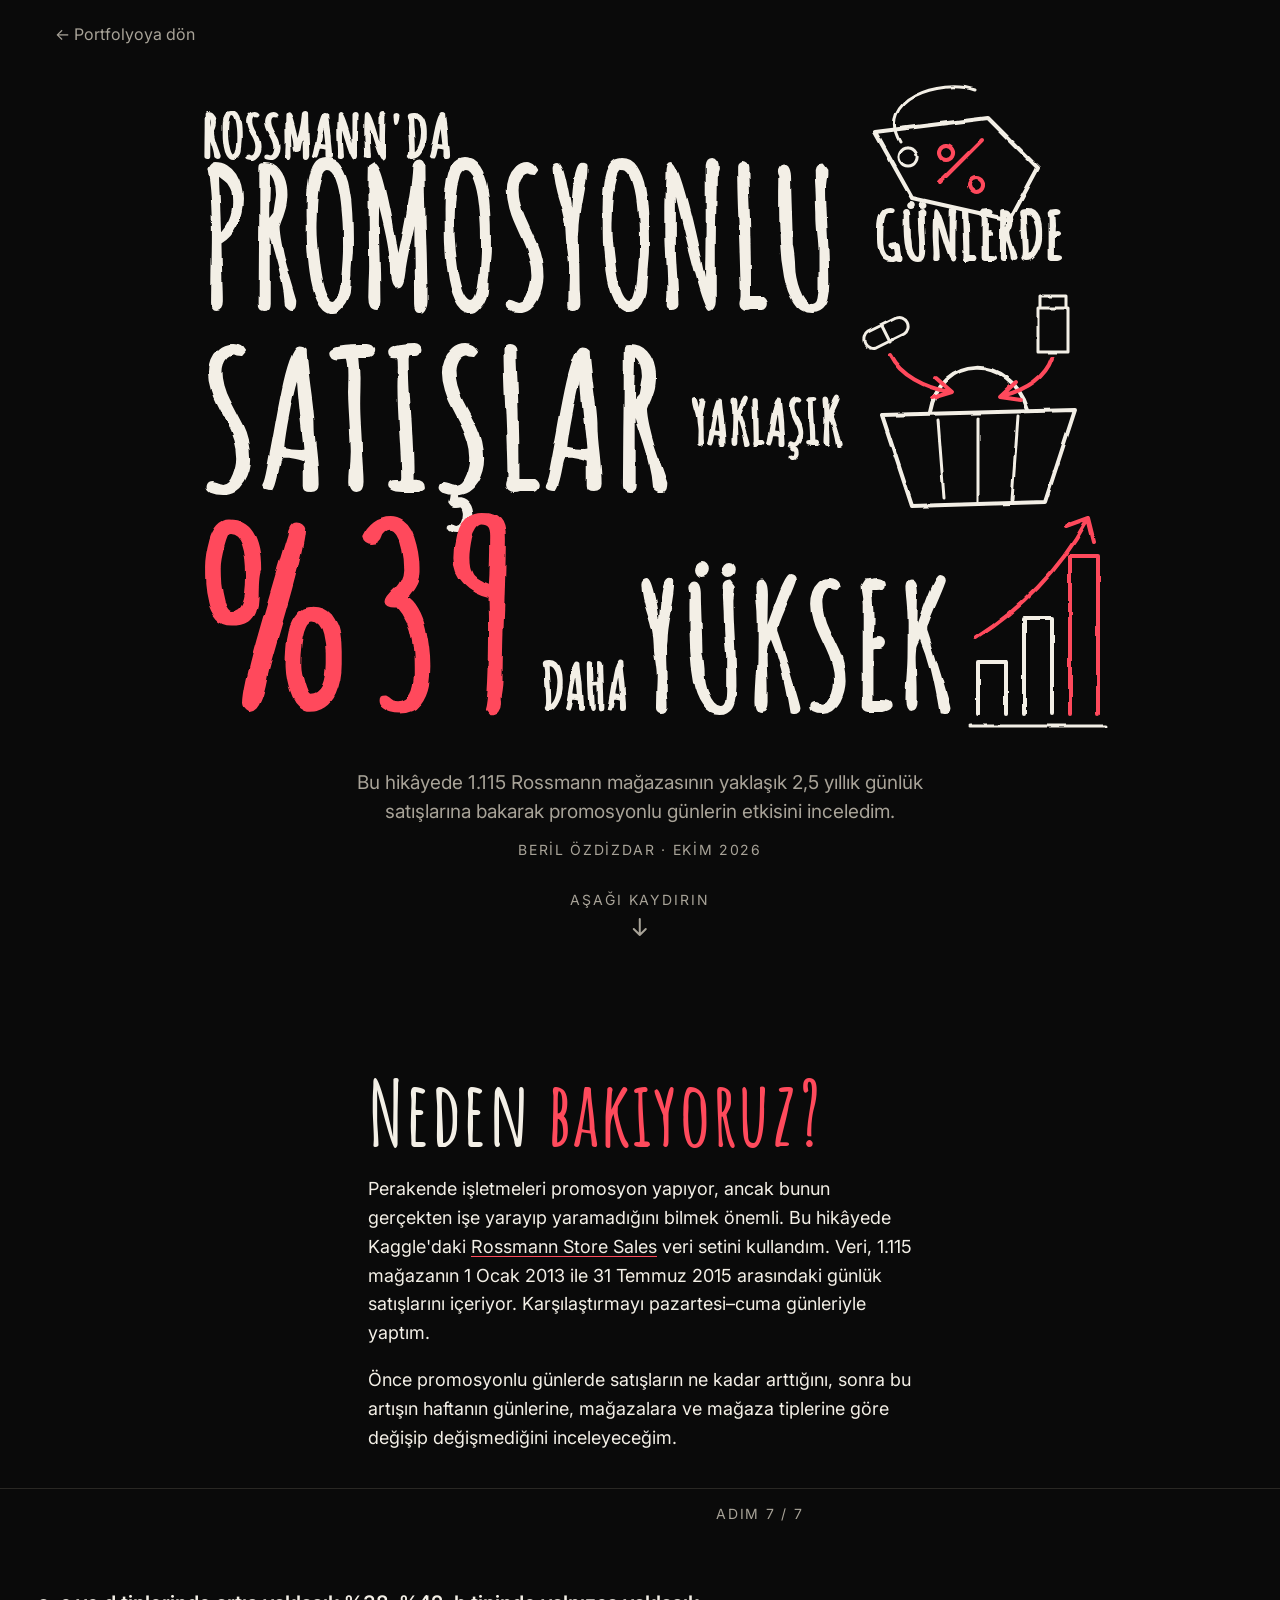
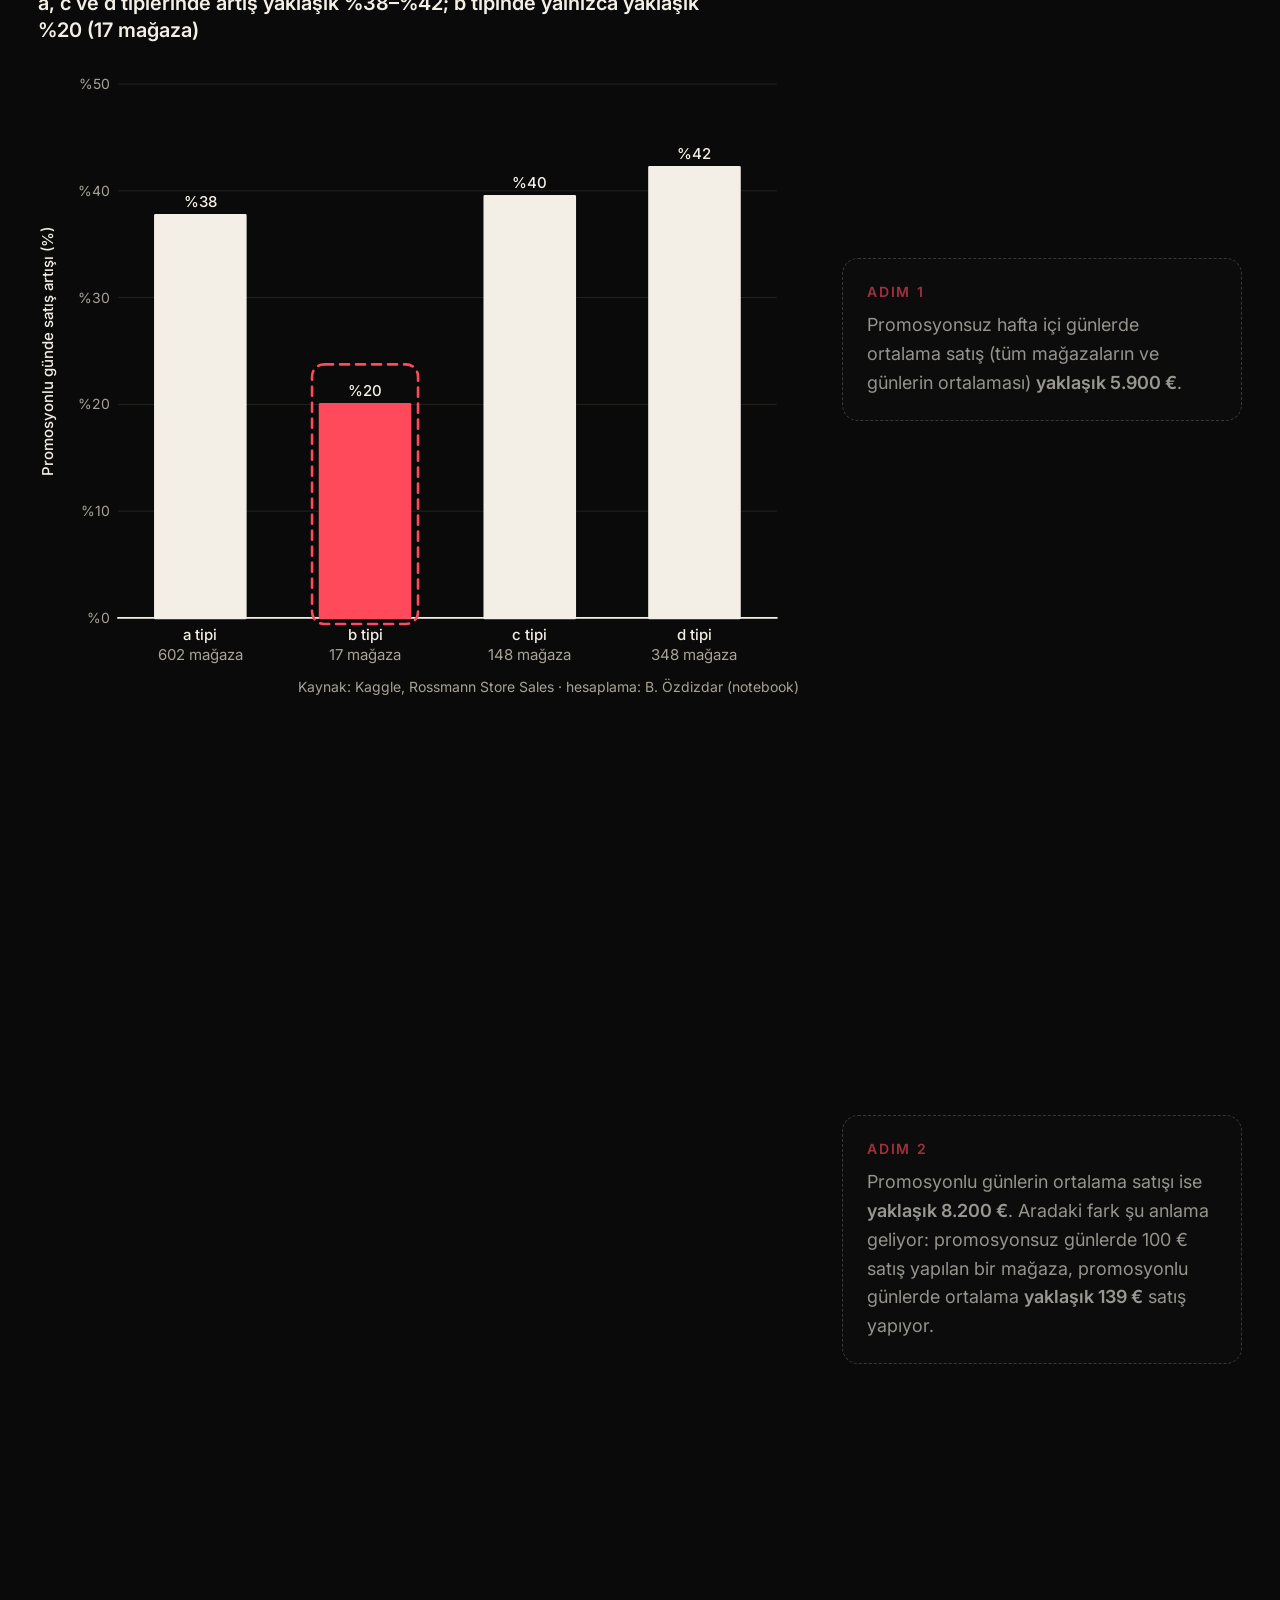
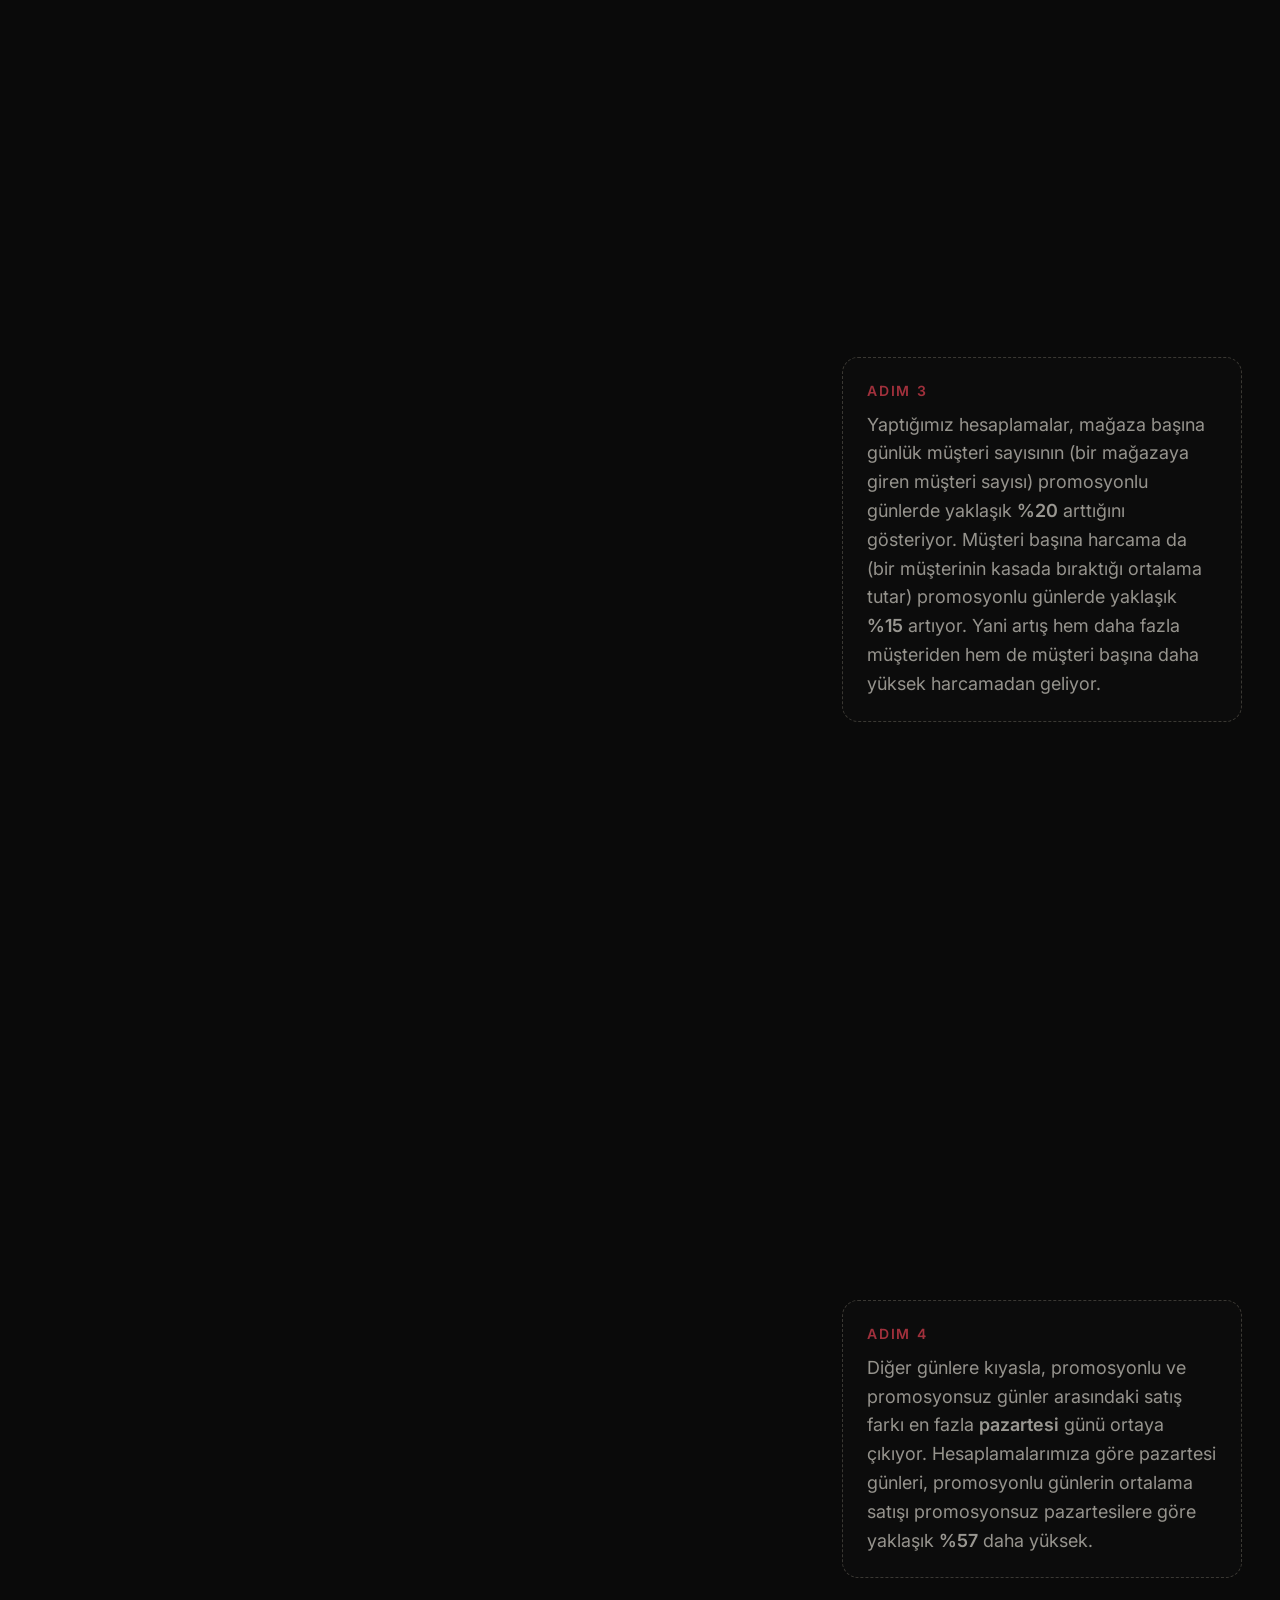
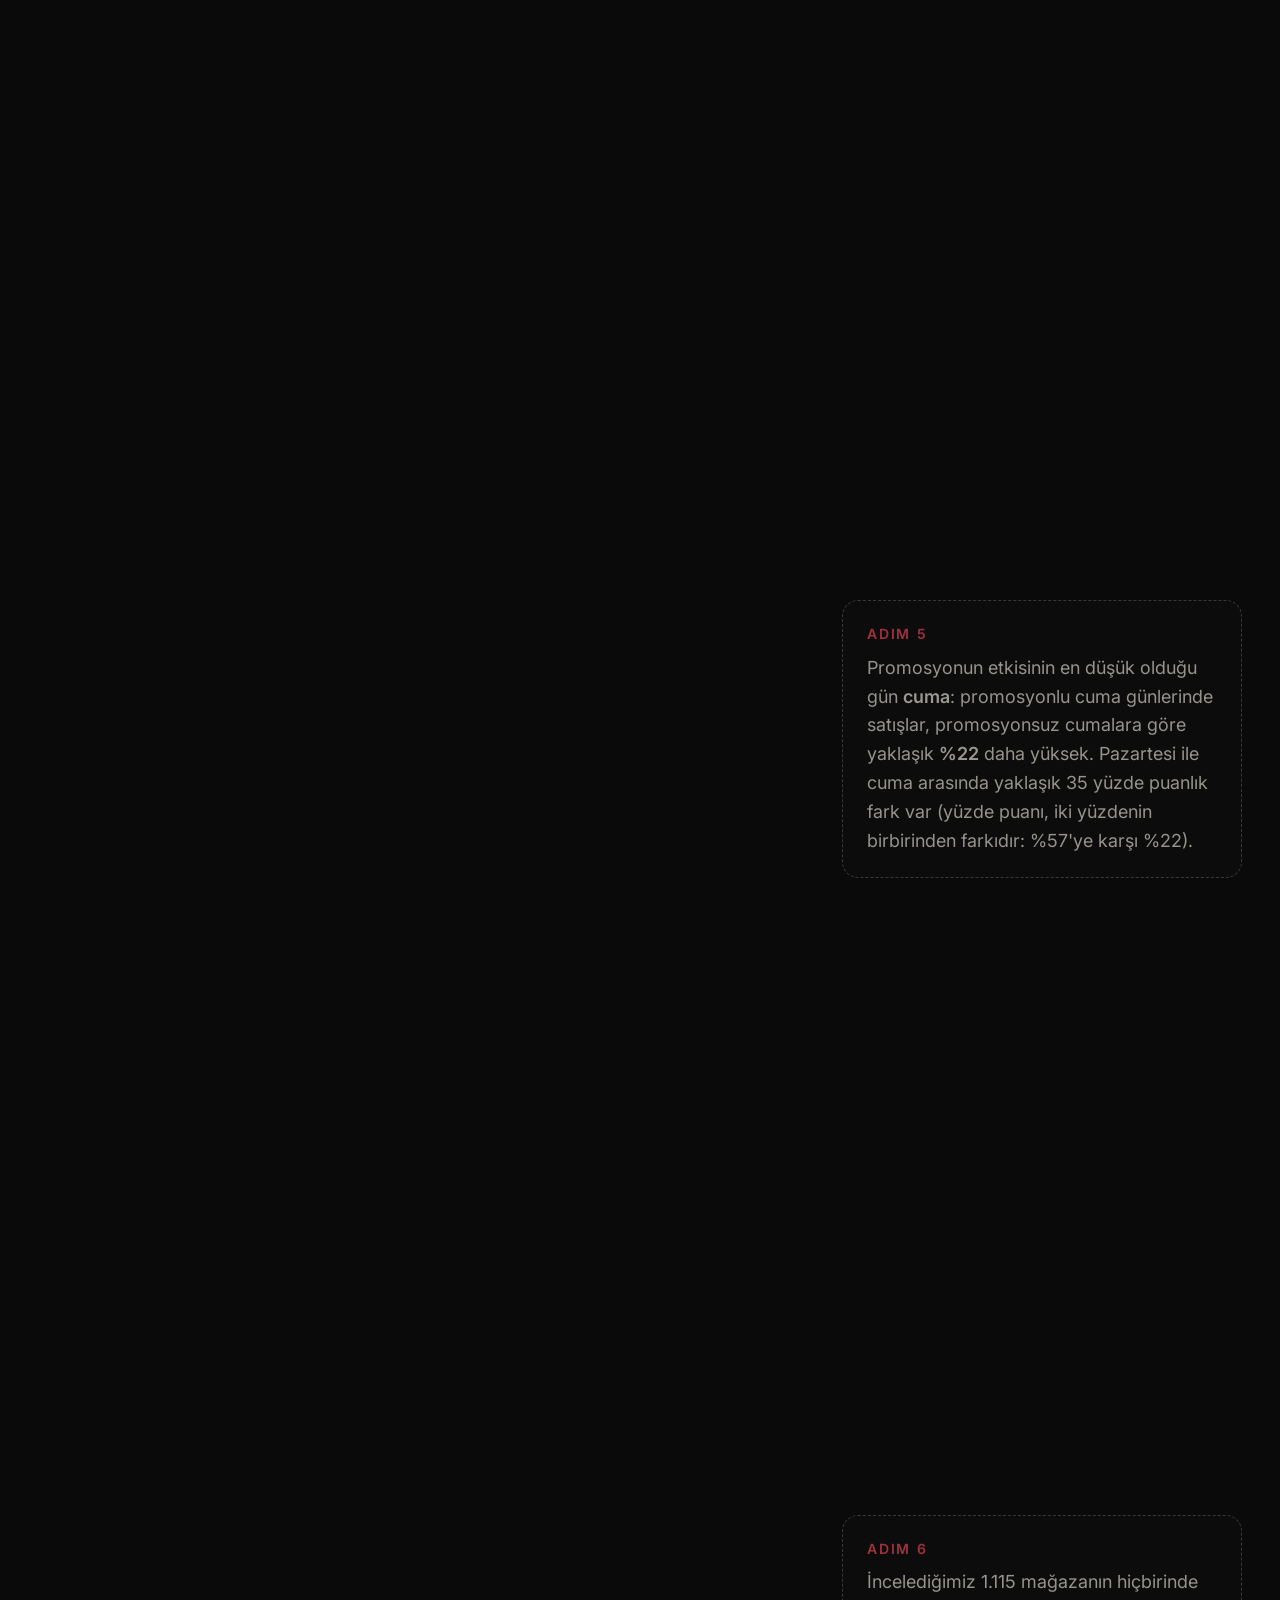
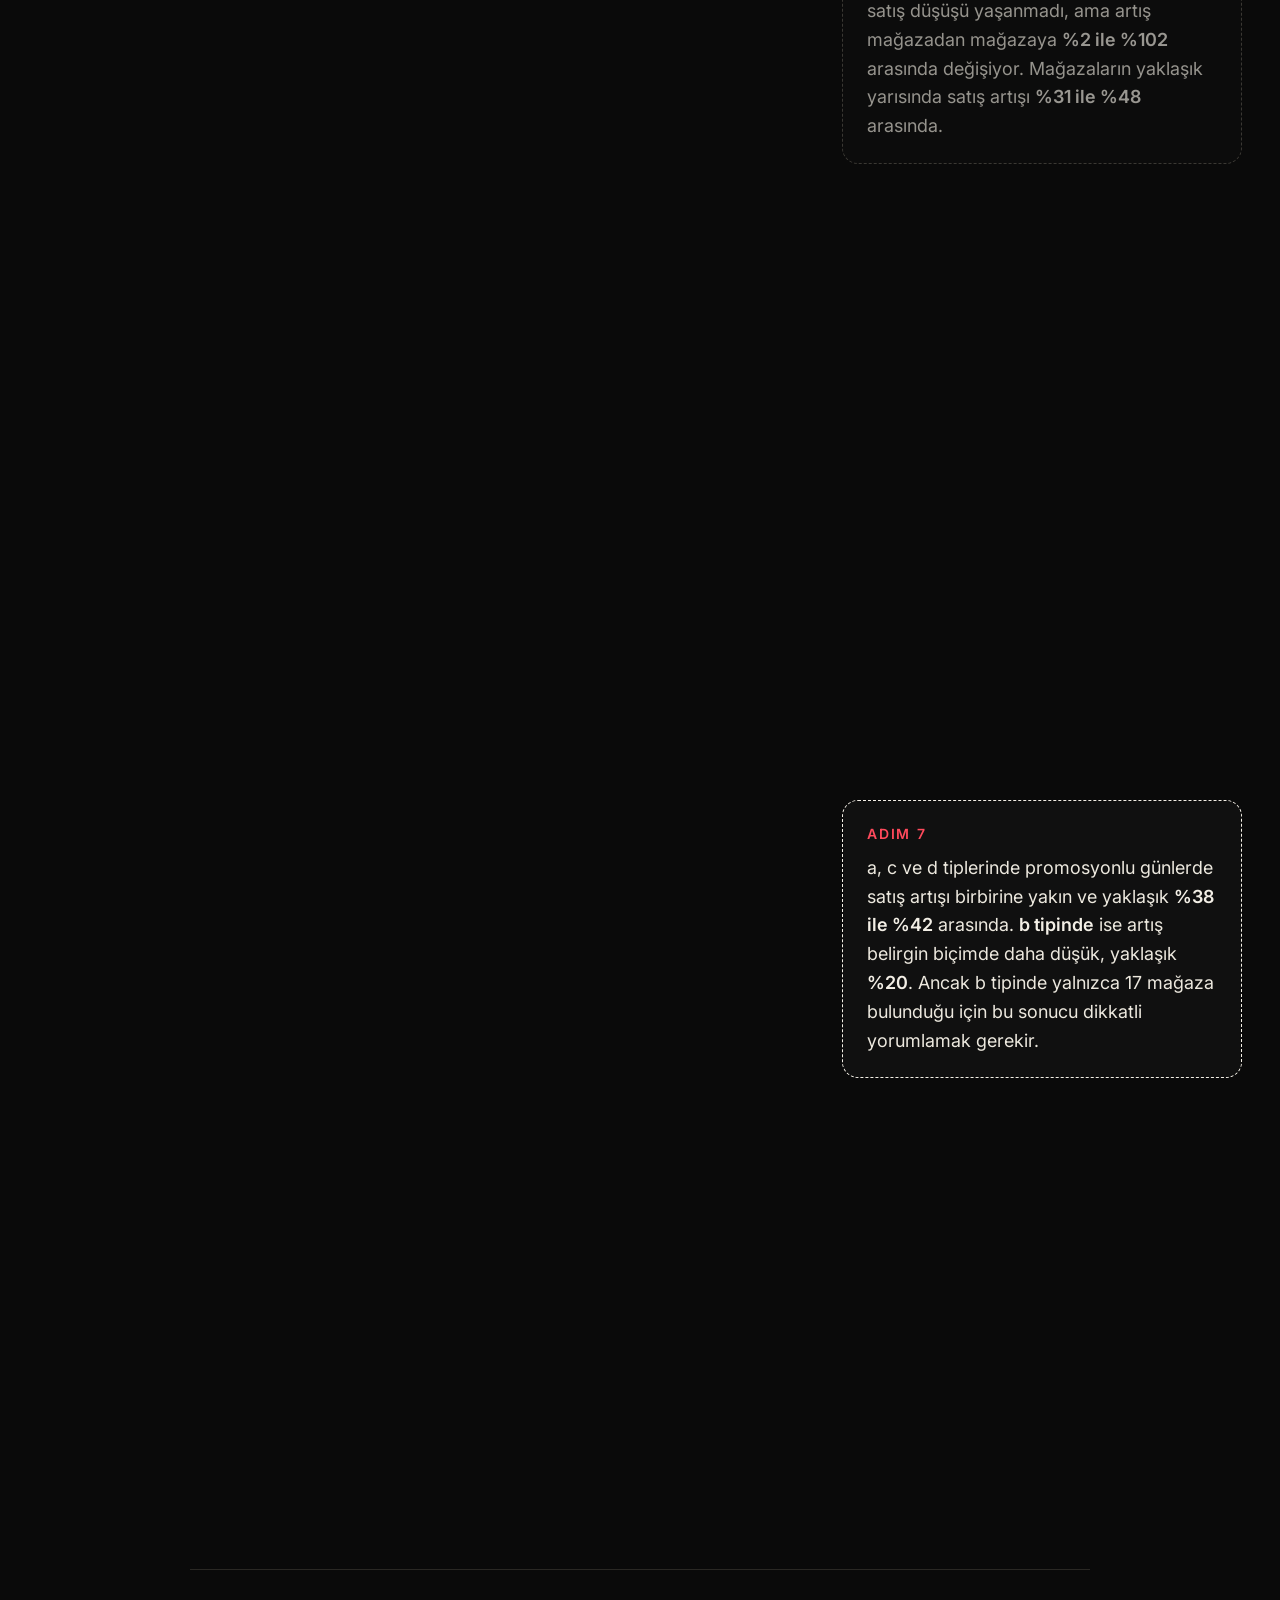
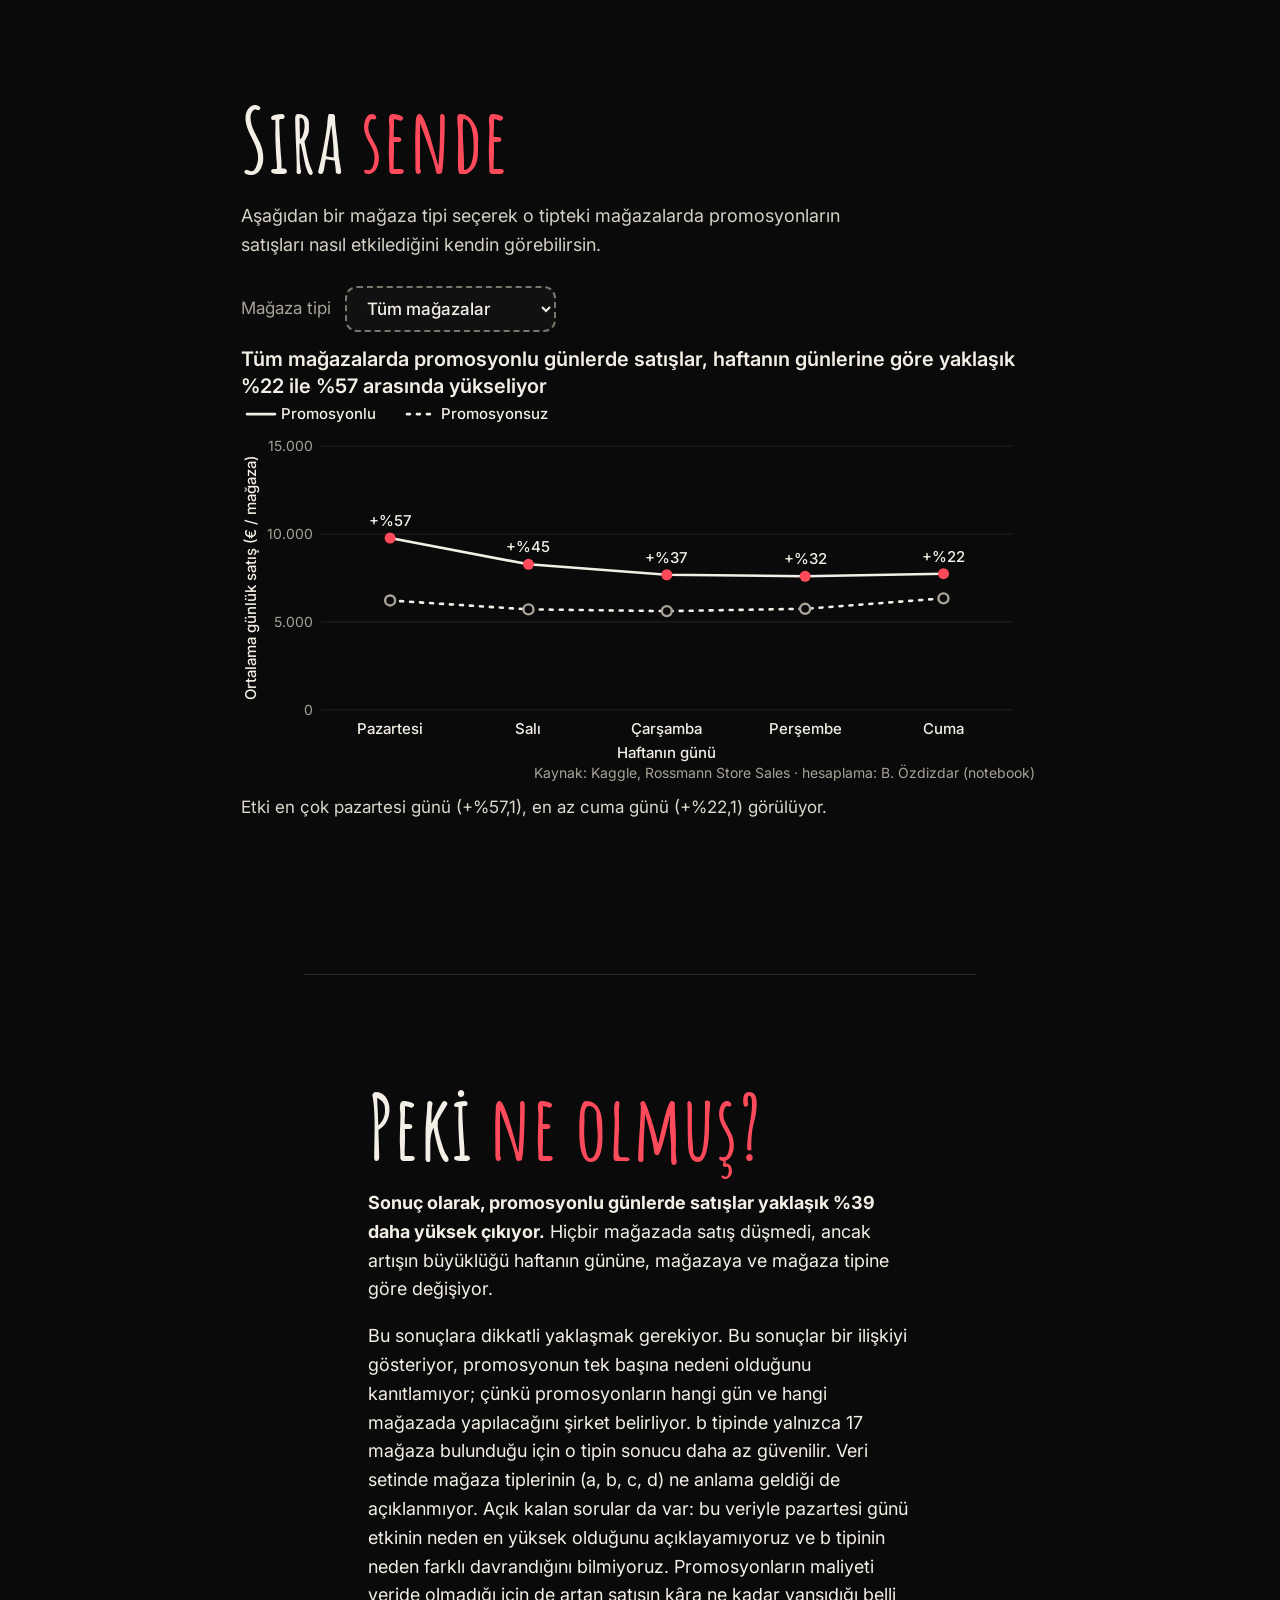
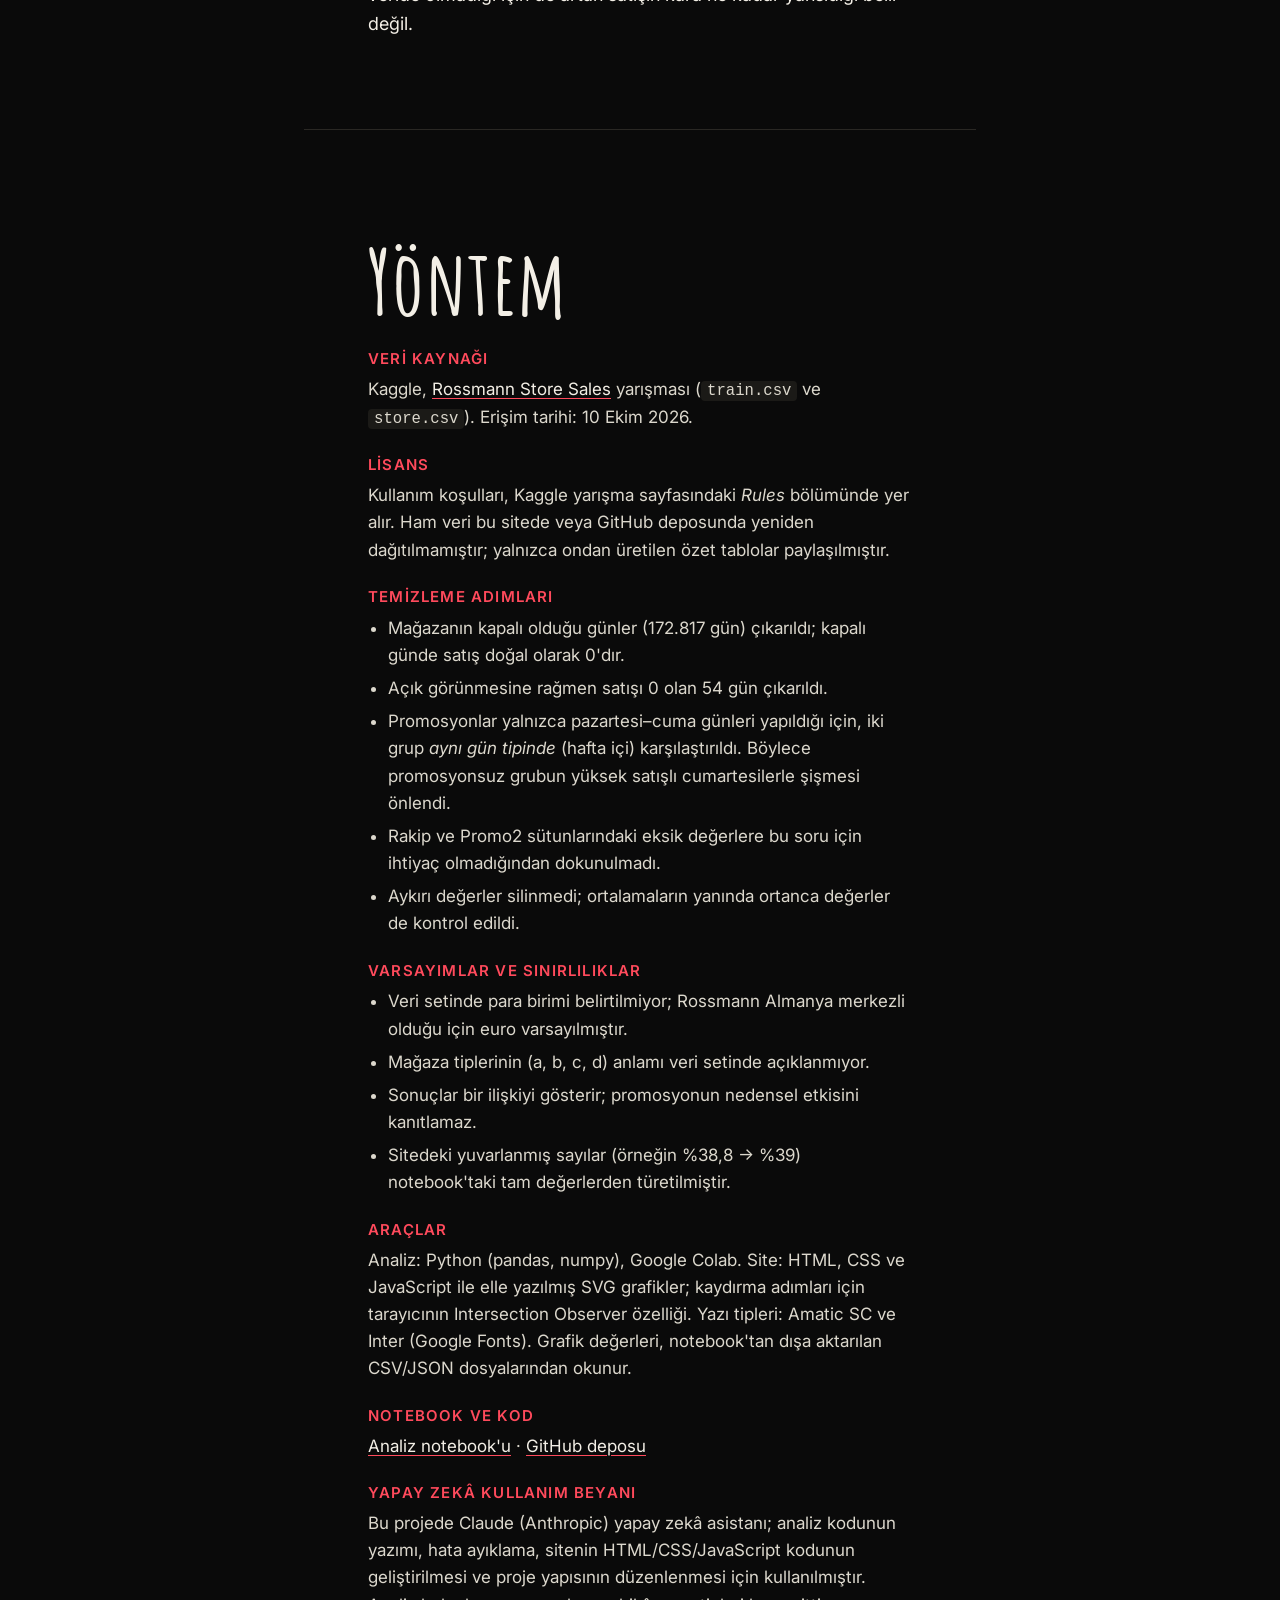
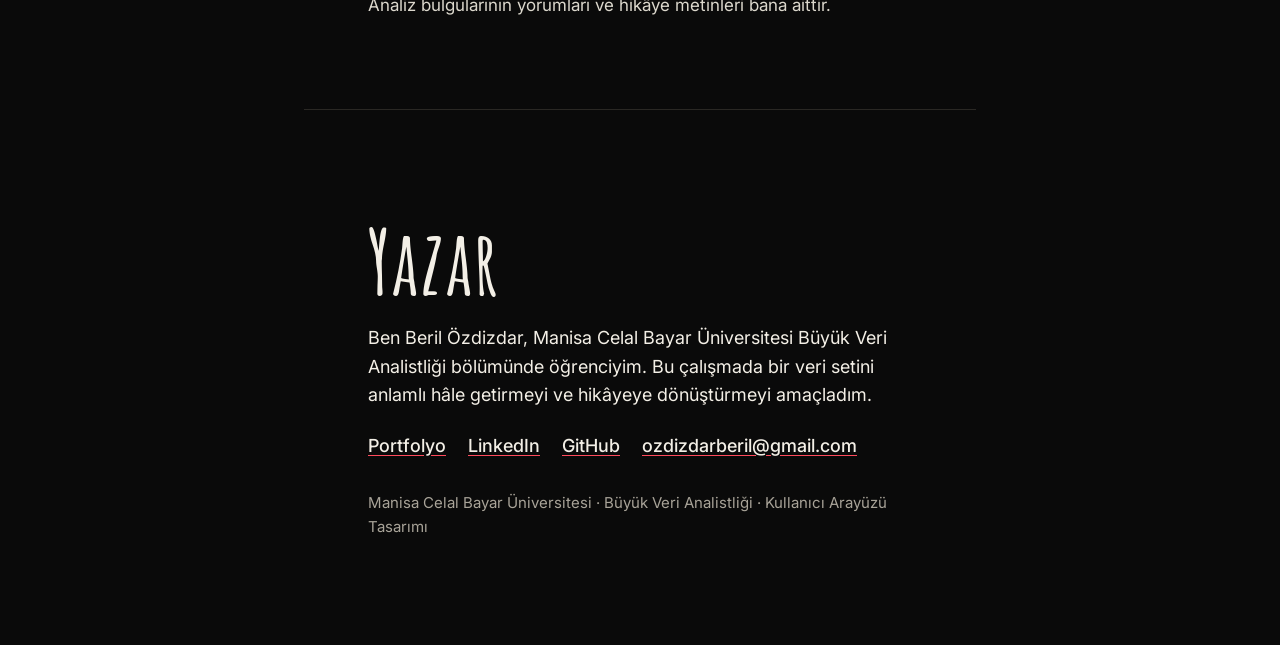
<file: site/index (3).html>
<!doctype html>
<html lang="tr">
<head>
<meta charset="utf-8">
<meta name="viewport" content="width=device-width, initial-scale=1">
<title>Rossmann'da promosyonlu günlerde satışlar yaklaşık %39 daha yüksek</title>
<meta name="description" content="1.115 Rossmann mağazasının yaklaşık 2,5 yıllık günlük satış verisiyle promosyonların etkisini inceleyen, kaydırdıkça ilerleyen interaktif bir veri hikâyesi.">
<meta name="author" content="Beril Özdizdar">
<meta property="og:type" content="website">
<meta property="og:title" content="Rossmann'da promosyonlu günlerde satışlar yaklaşık %39 daha yüksek">
<meta property="og:description" content="1.115 mağaza, yaklaşık 2,5 yıllık günlük satış: promosyonun etkisi her gün ve her mağaza tipinde aynı mı? İnteraktif veri hikâyesi.">
<meta property="og:image" content="https://rossmann-promosyon-hikayesi-site.vercel.app/og-image.png">
<meta property="og:url" content="https://rossmann-promosyon-hikayesi-site.vercel.app/">
<link rel="canonical" href="https://rossmann-promosyon-hikayesi-site.vercel.app/">
<meta property="og:image:width" content="1200">
<meta property="og:image:height" content="627">
<meta property="og:locale" content="tr_TR">
<meta property="og:image:alt" content="Promosyonlu günlerde satışlar yaklaşık %39 daha yüksek: promosyonsuz 5.929 €, promosyonlu 8.229 €">
<meta name="twitter:card" content="summary_large_image">
<meta name="theme-color" content="#0a0a0a">
<link rel="icon" href="favicon.svg" type="image/svg+xml">
<link rel="preconnect" href="https://fonts.googleapis.com">
<link rel="preconnect" href="https://fonts.gstatic.com" crossorigin>
<link href="https://fonts.googleapis.com/css2?family=Amatic+SC:wght@700&family=Inter:wght@400;500;600&display=swap" rel="stylesheet">
<link rel="stylesheet" href="css/style.css">
</head>
<body>
<a class="atla" href="#hikaye">Hikâyeye geç</a>

<nav class="ust" aria-label="Site bağlantıları">
  <a href="https://beril-portfolio-seven.vercel.app">← Portfolyoya dön</a>
</nav>

<!-- ======================= 1 · AÇILIŞ (HERO) ======================= -->
<header class="kapak">
  <h1 class="sr-only">Rossmann'da promosyonlu günlerde satışlar yaklaşık %39 daha yüksek</h1>
  <svg viewBox="0 0 1000 690" role="img" aria-label="Rossmann'da promosyonlu günlerde satışlar yaklaşık yüzde 39 daha yüksek">
    <defs>
      <filter id="murekkep" x="-5%" y="-5%" width="110%" height="110%">
        <feTurbulence type="fractalNoise" baseFrequency="0.035" numOctaves="2" seed="7" result="n"/>
        <feDisplacementMap in="SourceGraphic" in2="n" scale="5" xChannelSelector="R" yChannelSelector="G"/>
      </filter>
      <filter id="kalem" x="-5%" y="-5%" width="110%" height="110%">
        <feTurbulence type="fractalNoise" baseFrequency="0.05" numOctaves="2" seed="3" result="n"/>
        <feDisplacementMap in="SourceGraphic" in2="n" scale="3" xChannelSelector="R" yChannelSelector="G"/>
      </filter>
    </defs>

    <g class="satir s1" filter="url(#murekkep)" aria-hidden="true">
      <text class="harf" x="62" y="88"  font-size="58"  textLength="250" lengthAdjust="spacingAndGlyphs">ROSSMANN'DA</text>
      <text class="harf" x="60" y="238" font-size="190" textLength="640" lengthAdjust="spacingAndGlyphs">PROMOSYONLU</text>
      <text class="harf" x="735" y="190" font-size="66"  textLength="190" lengthAdjust="spacingAndGlyphs">GÜNLERDE</text>
    </g>
    <g filter="url(#kalem)" aria-hidden="true">
      <path class="cizim d1" pathLength="1" d="M735 62 L848 48 L898 98 L870 150 L772 128 Z"/>
      <path class="cizim d1 ince" pathLength="1" d="M768 78 a9 9 0 1 0 0.1 0"/>
      <path class="cizim d1 ince" pathLength="1" d="M760 72 C735 30 800 8 835 20"/>
      <path class="cizim kirmizi-cizgi d2" pathLength="1" d="M800 112 L842 70 M806 76 a7 7 0 1 0 0.1 0 M836 108 a7 7 0 1 0 0.1 0"/>
    </g>
    <g class="satir s2" filter="url(#murekkep)" aria-hidden="true">
      <text class="harf" x="60"  y="420" font-size="190" textLength="470" lengthAdjust="spacingAndGlyphs">SATIŞLAR</text>
      <text class="harf" x="552" y="375" font-size="62"  textLength="150" lengthAdjust="spacingAndGlyphs">YAKLAŞIK</text>
    </g>
    <g filter="url(#kalem)" aria-hidden="true">
      <path class="cizim d2" pathLength="1" d="M742 345 L935 340 L905 432 L772 436 Z"/>
      <path class="cizim d2" pathLength="1" d="M790 342 C800 285 870 282 888 340"/>
      <path class="cizim d2 ince" pathLength="1" d="M798 350 L804 428 M838 348 L838 432 M878 346 L872 430"/>
      <path class="cizim d2 ince" pathLength="1" d="M728 262 l28 -14 a9 9 0 0 1 8 16 l-28 14 a9 9 0 0 1 -8 -16 z M742 256 l8 16"/>
      <path class="cizim d2 ince" pathLength="1" d="M900 238 h26 v-12 h-26 z M898 238 h30 v44 h-30 z"/>
      <path class="cizim kirmizi-cizgi d3" pathLength="1" d="M750 285 C760 305 785 318 810 322 M796 308 L812 322 L792 328"/>
      <path class="cizim kirmizi-cizgi d3" pathLength="1" d="M912 288 C905 308 885 320 862 326 M876 312 L860 327 L881 330"/>
    </g>
    <g class="satir s3" filter="url(#murekkep)" aria-hidden="true">
      <text class="harf kirmizi" x="56"  y="640" font-size="250" textLength="330" lengthAdjust="spacingAndGlyphs">%39</text>
      <text class="harf" x="402" y="640" font-size="64"  textLength="86" lengthAdjust="spacingAndGlyphs">DAHA</text>
      <text class="harf" x="500" y="640" font-size="170" textLength="315" lengthAdjust="spacingAndGlyphs">YÜKSEK</text>
    </g>
    <g filter="url(#kalem)" aria-hidden="true">
      <path class="cizim d3" pathLength="1" d="M838 644 V592 H866 V644"/>
      <path class="cizim d3" pathLength="1" d="M884 644 V548 H912 V644"/>
      <path class="cizim kirmizi-cizgi d3" pathLength="1" d="M930 644 V486 H958 V644"/>
      <path class="cizim d3 ince" pathLength="1" d="M830 656 H966"/>
      <path class="cizim kirmizi-cizgi d3" pathLength="1" d="M836 568 C880 540 920 500 946 452 M926 456 L948 448 L954 472"/>
    </g>
  </svg>

  <p class="alt">Bu hikâyede 1.115 Rossmann mağazasının yaklaşık 2,5 yıllık günlük satışlarına bakarak promosyonlu günlerin etkisini inceledim.</p>
  <p class="kunye">Beril Özdizdar · Ekim 2026</p>

  <a class="kaydir" href="#baglam">Aşağı kaydırın
    <svg viewBox="0 0 18 22" fill="none" stroke="currentColor" stroke-width="2" stroke-linecap="round" stroke-linejoin="round" aria-hidden="true"><path d="M9 2v16M3 12l6 6 6-6"/></svg>
  </a>
</header>

<!-- ======================= 2 · BAĞLAM ======================= -->
<section class="baglam" id="baglam" aria-labelledby="baglam-b">
  <h2 id="baglam-b" class="bolum-baslik">Neden <span>bakıyoruz?</span></h2>
  <p>Perakende işletmeleri promosyon yapıyor, ancak bunun gerçekten işe yarayıp yaramadığını bilmek önemli. Bu hikâyede Kaggle'daki <a href="https://www.kaggle.com/competitions/rossmann-store-sales">Rossmann Store Sales</a> veri setini kullandım. Veri, 1.115 mağazanın 1 Ocak 2013 ile 31 Temmuz 2015 arasındaki günlük satışlarını içeriyor. Karşılaştırmayı pazartesi–cuma günleriyle yaptım.</p>
  <p>Önce promosyonlu günlerde satışların ne kadar arttığını, sonra bu artışın haftanın günlerine, mağazalara ve mağaza tiplerine göre değişip değişmediğini inceleyeceğim.</p>
</section>

<!-- ======================= 3 · BULGU ADIMLARI (KAYDIRMALI) ======================= -->
<main id="hikaye" class="scrolly">
  <figure class="sahne" id="sahne">
    <div class="sayac" aria-hidden="true">Adım <span id="sayacNo">1</span> / 7</div>
    <figcaption class="grafik-baslik" id="grafikBaslik"></figcaption>
    <div class="grafik-kap" id="grafikKap">
      <svg id="grafik" role="img" aria-labelledby="grafikBaslik grafikOzet"></svg>
    </div>
    <p class="sr-only" id="grafikOzet"></p>
  </figure>

  <div class="adimlar" id="adimlar">
    <article class="adim" data-n="1"><div class="kart"><h2 class="et">Adım 1</h2><p class="metin">Promosyonsuz hafta içi günlerde ortalama satış (tüm mağazaların ve günlerin ortalaması) <b>yaklaşık 5.900 €</b>.</p></div></article>
    <article class="adim" data-n="2"><div class="kart"><h2 class="et">Adım 2</h2><p class="metin">Promosyonlu günlerin ortalama satışı ise <b>yaklaşık 8.200 €</b>. Aradaki fark şu anlama geliyor: promosyonsuz günlerde 100 € satış yapılan bir mağaza, promosyonlu günlerde ortalama <b>yaklaşık 139 €</b> satış yapıyor.</p></div></article>
    <article class="adim" data-n="3"><div class="kart"><h2 class="et">Adım 3</h2><p class="metin">Yaptığımız hesaplamalar, mağaza başına günlük müşteri sayısının (bir mağazaya giren müşteri sayısı) promosyonlu günlerde yaklaşık <b>%20</b> arttığını gösteriyor. Müşteri başına harcama da (bir müşterinin kasada bıraktığı ortalama tutar) promosyonlu günlerde yaklaşık <b>%15</b> artıyor. Yani artış hem daha fazla müşteriden hem de müşteri başına daha yüksek harcamadan geliyor.</p></div></article>
    <article class="adim" data-n="4"><div class="kart"><h2 class="et">Adım 4</h2><p class="metin">Diğer günlere kıyasla, promosyonlu ve promosyonsuz günler arasındaki satış farkı en fazla <b>pazartesi</b> günü ortaya çıkıyor. Hesaplamalarımıza göre pazartesi günleri, promosyonlu günlerin ortalama satışı promosyonsuz pazartesilere göre yaklaşık <b>%57</b> daha yüksek.</p></div></article>
    <article class="adim" data-n="5"><div class="kart"><h2 class="et">Adım 5</h2><p class="metin">Promosyonun etkisinin en düşük olduğu gün <b>cuma</b>: promosyonlu cuma günlerinde satışlar, promosyonsuz cumalara göre yaklaşık <b>%22</b> daha yüksek. Pazartesi ile cuma arasında yaklaşık 35 yüzde puanlık fark var (yüzde puanı, iki yüzdenin birbirinden farkıdır: %57'ye karşı %22).</p></div></article>
    <article class="adim" data-n="6"><div class="kart"><h2 class="et">Adım 6</h2><p class="metin">İncelediğimiz 1.115 mağazanın hiçbirinde satış düşüşü yaşanmadı, ama artış mağazadan mağazaya <b>%2 ile %102</b> arasında değişiyor. Mağazaların yaklaşık yarısında satış artışı <b>%31 ile %48</b> arasında.</p></div></article>
    <article class="adim" data-n="7"><div class="kart"><h2 class="et">Adım 7</h2><p class="metin">a, c ve d tiplerinde promosyonlu günlerde satış artışı birbirine yakın ve yaklaşık <b>%38 ile %42</b> arasında. <b>b tipinde</b> ise artış belirgin biçimde daha düşük, yaklaşık <b>%20</b>. Ancak b tipinde yalnızca 17 mağaza bulunduğu için bu sonucu dikkatli yorumlamak gerekir.</p></div></article>
  </div>
</main>

<!-- ======================= 4 · OKUYUCU KEŞFİ ======================= -->
<section class="kesif" id="kesif" aria-labelledby="kesif-b">
  <h2 id="kesif-b" class="bolum-baslik">Sıra <span>sende</span></h2>
  <p class="giris">Aşağıdan bir mağaza tipi seçerek o tipteki mağazalarda promosyonların satışları nasıl etkilediğini kendin görebilirsin.</p>
  <div class="kontrol">
    <label for="tipSec">Mağaza tipi</label>
    <select id="tipSec"></select>
  </div>
  <figure class="kesif-fig">
    <figcaption class="grafik-baslik" id="kesifBaslik"></figcaption>
    <svg id="kesifgrafik" role="img" aria-labelledby="kesifBaslik kesifOzet"></svg>
  </figure>
  <p class="ozet" id="kesifOzet" aria-live="polite"></p>
</section>

<!-- ======================= 5 · SONUÇ ======================= -->
<section class="sonuc" id="sonuc" aria-labelledby="sonuc-b">
  <h2 id="sonuc-b" class="bolum-baslik">Peki <span>ne olmuş?</span></h2>
  <p><strong>Sonuç olarak, promosyonlu günlerde satışlar yaklaşık %39 daha yüksek çıkıyor.</strong> Hiçbir mağazada satış düşmedi, ancak artışın büyüklüğü haftanın gününe, mağazaya ve mağaza tipine göre değişiyor.</p>
  <p>Bu sonuçlara dikkatli yaklaşmak gerekiyor. Bu sonuçlar bir ilişkiyi gösteriyor, promosyonun tek başına nedeni olduğunu kanıtlamıyor; çünkü promosyonların hangi gün ve hangi mağazada yapılacağını şirket belirliyor. b tipinde yalnızca 17 mağaza bulunduğu için o tipin sonucu daha az güvenilir. Veri setinde mağaza tiplerinin (a, b, c, d) ne anlama geldiği de açıklanmıyor. Açık kalan sorular da var: bu veriyle pazartesi günü etkinin neden en yüksek olduğunu açıklayamıyoruz ve b tipinin neden farklı davrandığını bilmiyoruz. Promosyonların maliyeti veride olmadığı için de artan satışın kâra ne kadar yansıdığı belli değil.</p>
</section>

<!-- ======================= 6 · YÖNTEM ======================= -->
<section class="yontem" id="yontem" aria-labelledby="yontem-b">
  <h2 id="yontem-b" class="bolum-baslik">Yöntem</h2>
  <dl>
    <dt>Veri kaynağı</dt>
    <dd>Kaggle, <a href="https://www.kaggle.com/competitions/rossmann-store-sales">Rossmann Store Sales</a> yarışması (<code>train.csv</code> ve <code>store.csv</code>). Erişim tarihi: 10 Ekim 2026.</dd>

    <dt>Lisans</dt>
    <dd>Kullanım koşulları, Kaggle yarışma sayfasındaki <em>Rules</em> bölümünde yer alır. Ham veri bu sitede veya GitHub deposunda yeniden dağıtılmamıştır; yalnızca ondan üretilen özet tablolar paylaşılmıştır.</dd>

    <dt>Temizleme adımları</dt>
    <dd>
      <ul>
        <li>Mağazanın kapalı olduğu günler (172.817 gün) çıkarıldı; kapalı günde satış doğal olarak 0'dır.</li>
        <li>Açık görünmesine rağmen satışı 0 olan 54 gün çıkarıldı.</li>
        <li>Promosyonlar yalnızca pazartesi–cuma günleri yapıldığı için, iki grup <em>aynı gün tipinde</em> (hafta içi) karşılaştırıldı. Böylece promosyonsuz grubun yüksek satışlı cumartesilerle şişmesi önlendi.</li>
        <li>Rakip ve Promo2 sütunlarındaki eksik değerlere bu soru için ihtiyaç olmadığından dokunulmadı.</li>
        <li>Aykırı değerler silinmedi; ortalamaların yanında ortanca değerler de kontrol edildi.</li>
      </ul>
    </dd>

    <dt>Varsayımlar ve sınırlılıklar</dt>
    <dd>
      <ul>
        <li>Veri setinde para birimi belirtilmiyor; Rossmann Almanya merkezli olduğu için euro varsayılmıştır.</li>
        <li>Mağaza tiplerinin (a, b, c, d) anlamı veri setinde açıklanmıyor.</li>
        <li>Sonuçlar bir ilişkiyi gösterir; promosyonun nedensel etkisini kanıtlamaz.</li>
        <li>Sitedeki yuvarlanmış sayılar (örneğin %38,8 → %39) notebook'taki tam değerlerden türetilmiştir.</li>
      </ul>
    </dd>

    <dt>Araçlar</dt>
    <dd>Analiz: Python (pandas, numpy), Google Colab. Site: HTML, CSS ve JavaScript ile elle yazılmış SVG grafikler; kaydırma adımları için tarayıcının Intersection Observer özelliği. Yazı tipleri: Amatic SC ve Inter (Google Fonts). Grafik değerleri, notebook'tan dışa aktarılan CSV/JSON dosyalarından okunur.</dd>

    <dt>Notebook ve kod</dt>
    <dd><a href="https://github.com/Beril-ozdr/rossmann-promosyon-hikayesi/blob/main/notebooks/analiz.ipynb">Analiz notebook'u</a> · <a href="https://github.com/Beril-ozdr/rossmann-promosyon-hikayesi">GitHub deposu</a></dd>

    <dt>Yapay zekâ kullanım beyanı</dt>
    <dd>Bu projede Claude (Anthropic) yapay zekâ asistanı; analiz kodunun yazımı, hata ayıklama, sitenin HTML/CSS/JavaScript kodunun geliştirilmesi ve proje yapısının düzenlenmesi için kullanılmıştır. Analiz bulgularının yorumları ve hikâye metinleri bana aittir.</dd>
  </dl>
</section>

<!-- ======================= 7 · YAZAR / İLETİŞİM ======================= -->
<footer class="yazar" id="yazar" aria-labelledby="yazar-b">
  <h2 id="yazar-b" class="bolum-baslik">Yazar</h2>
  <p>Ben Beril Özdizdar, Manisa Celal Bayar Üniversitesi Büyük Veri Analistliği bölümünde öğrenciyim. Bu çalışmada bir veri setini anlamlı hâle getirmeyi ve hikâyeye dönüştürmeyi amaçladım.</p>
  <ul class="baglantilar">
    <li><a href="https://beril-portfolio-seven.vercel.app">Portfolyo</a></li>
    <li><a href="https://www.linkedin.com/in/beril-%C3%B6zdizdar-2a9592431">LinkedIn</a></li>
    <li><a href="https://github.com/Beril-ozdr">GitHub</a></li>
    <li><a href="mailto:ozdizdarberil@gmail.com">ozdizdarberil@gmail.com</a></li>
  </ul>
  <p class="alt-not">Manisa Celal Bayar Üniversitesi · Büyük Veri Analistliği · Kullanıcı Arayüzü Tasarımı</p>
</footer>

<script src="js/main.js"></script>
</body>
</html>
</file>
<file: site/css/style.css>
:root {
  --bg: #0a0a0a;
  --panel: #101010;
  --ink: #f3efe6;
  --soft: #a8a398;      /* #0a0a0a üzerinde ~7,9:1 */
  --red: #ff4a5c;       /* vurgu rengi: "promosyonlu / öne çıkan" (#0a0a0a üzerinde ~6:1) */
  --gri: #3d3a35;
  --line: #2a2824;
}
* { box-sizing: border-box; margin: 0; padding: 0; }
html { scroll-behavior: smooth; }
body {
  background: var(--bg); color: var(--ink);
  font-family: "Inter", system-ui, -apple-system, "Segoe UI", sans-serif;
  font-size: 18px; line-height: 1.6;
  overflow-x: hidden;
}
a { color: var(--ink); text-underline-offset: 3px; text-decoration-color: var(--red); }
a:hover { color: var(--red); }
a:focus-visible, select:focus-visible, .atla:focus-visible { outline: 3px solid var(--red); outline-offset: 3px; border-radius: 4px; }
.sr-only { position: absolute; width: 1px; height: 1px; padding: 0; margin: -1px; overflow: hidden; clip: rect(0,0,0,0); white-space: nowrap; border: 0; }
.atla { position: absolute; left: 12px; top: -60px; background: var(--ink); color: #000; padding: 10px 14px; border-radius: 8px; z-index: 50; font-size: 16px; }
.atla:focus { top: 12px; }

/* ===== üst bağlantı (portfolyoya dön) ===== */
.ust { position: absolute; top: 14px; left: 4vw; z-index: 5; font-size: 16px; }
.ust a { color: var(--soft); text-decoration: none; padding: 8px 4px; display: inline-block; }
.ust a:hover { color: var(--red); }

/* ===== AÇILIŞ ===== */
.kapak { min-height: 100svh; display: flex; flex-direction: column; align-items: center; justify-content: center; padding: 70px 3vw 100px; position: relative; }
.kapak > svg { width: min(1000px, 100%); height: auto; display: block; overflow: visible; }
.harf { font-family: "Amatic SC", Impact, sans-serif; font-weight: 700; fill: var(--ink); stroke: var(--ink); stroke-width: 2.2; stroke-linejoin: round; paint-order: stroke; }
.harf.kirmizi { fill: var(--red); stroke: var(--red); }
.cizim { fill: none; stroke: var(--ink); stroke-width: 4; stroke-linecap: round; stroke-linejoin: round; stroke-dasharray: 1; stroke-dashoffset: 1; animation: ciz 1.1s ease forwards; }
.cizim.kirmizi-cizgi { stroke: var(--red); }
.cizim.ince { stroke-width: 3; }
.satir { opacity: 0; transform: translateY(14px); animation: gel .8s ease forwards; }
.s1 { animation-delay: .2s; } .s2 { animation-delay: .9s; } .s3 { animation-delay: 1.6s; }
.d1 { animation-delay: .6s; } .d2 { animation-delay: 1.3s; } .d3 { animation-delay: 2.0s; }
@keyframes gel { to { opacity: 1; transform: none; } }
@keyframes ciz { to { stroke-dashoffset: 0; } }
.alt { margin-top: 8px; text-align: center; max-width: 34em; color: var(--soft); font-size: clamp(16px, 1.7vw, 19px); line-height: 1.55; opacity: 0; animation: gel .8s ease 2.4s forwards; }
.kunye { margin-top: 12px; font-size: 14px; letter-spacing: .12em; text-transform: uppercase; color: var(--soft); text-align: center; opacity: 0; animation: gel .8s ease 2.6s forwards; }
.kaydir { position: absolute; bottom: 22px; left: 50%; transform: translateX(-50%); color: var(--soft); text-decoration: none; display: flex; flex-direction: column; align-items: center; gap: 6px; font-size: 14px; letter-spacing: .14em; text-transform: uppercase; }
.kaydir svg { width: 18px; height: 22px; animation: zipla 1.6s ease-in-out infinite; }
@keyframes zipla { 0%,100% { transform: translateY(0); } 50% { transform: translateY(7px); } }

/* ===== DÜZ METİN BÖLÜMLERİ ===== */
.baglam, .sonuc, .yontem, .yazar { max-width: 42rem; margin: 0 auto; padding: 12vh 5vw 4vh; }
.baglam p, .sonuc p, .yazar p { margin-top: 1em; }
.bolum-baslik { font-family: "Amatic SC", Impact, sans-serif; font-weight: 700; font-size: clamp(52px, 9vw, 88px); line-height: 1; letter-spacing: .01em; margin-bottom: .2em; }
.bolum-baslik span { color: var(--red); }
.sonuc, .yontem, .yazar { border-top: 1px solid var(--line); margin-top: 6vh; }
.yontem { font-size: 17px; }
.yontem dt { margin-top: 1.4em; font-weight: 600; color: var(--red); font-size: 15px; letter-spacing: .08em; text-transform: uppercase; }
.yontem dd { margin-top: .3em; color: #dcd8cd; }
.yontem ul { padding-left: 1.2em; }
.yontem li { margin-top: .35em; }
.yontem code { background: #1b1a17; padding: 1px 6px; border-radius: 4px; font-size: .92em; }
.baglantilar { list-style: none; display: flex; flex-wrap: wrap; gap: 10px 22px; margin-top: 1.2em; }
.baglantilar a { font-weight: 500; }
.alt-not { color: var(--soft); font-size: 15px; margin-top: 2em !important; }
.yazar { padding-bottom: 12vh; }

/* ===== KAYDIRMALI HİKÂYE ===== */
.scrolly { display: grid; grid-template-columns: minmax(0, 1fr) minmax(300px, 400px); column-gap: 3vw; padding: 0 3vw; max-width: 1400px; margin: 0 auto; border-top: 1px solid var(--line); }
.sahne { position: sticky; top: 0; height: 100svh; align-self: start; display: flex; flex-direction: column; justify-content: center; gap: 10px; padding: 24px 0 18px; }
.sayac { position: absolute; top: 14px; right: 0; font-size: 14px; letter-spacing: .12em; text-transform: uppercase; color: var(--soft); }
.grafik-baslik { font-family: "Inter", sans-serif; font-weight: 600; font-size: 20px; line-height: 1.35; min-height: 2.7em; color: var(--ink); padding-right: 90px; }
.grafik-kap { flex: 1; min-height: 0; max-height: 640px; position: relative; }
.grafik-kap svg, .kesif-fig svg { display: block; width: 100%; height: 100%; overflow: visible; }

.adimlar { padding-bottom: 20svh; }
.adim { min-height: 100svh; display: flex; align-items: center; }
.kart { border: 1.5px dashed #5a564e; border-radius: 16px; padding: 22px 24px; background: var(--panel); opacity: .62; transition: opacity .5s, border-color .5s; }
.adim.aktif .kart { opacity: 1; border-color: var(--ink); }
.kart .et { font-size: 14px; letter-spacing: .14em; text-transform: uppercase; color: var(--red); font-weight: 600; margin-bottom: 8px; }
.kart p.metin { font-size: 18px; line-height: 1.6; color: #ece8de; }
.kart p.metin b { color: var(--ink); font-weight: 600; }

/* grafik içi yazılar (px = ekran pikseli: viewBox her zaman gerçek boyuta eşit) */
svg text { font-family: "Inter", system-ui, sans-serif; }
.tik { font-size: 14px; fill: var(--soft); }
.eksenbaslik { font-size: 15px; font-weight: 500; fill: var(--ink); }
.etiketx { font-size: 15px; fill: var(--ink); font-weight: 500; }
.soluk-yazi { font-size: 15px; fill: var(--soft); }
.deger, .buyuk { font-family: "Amatic SC", Impact, sans-serif !important; font-weight: 700; stroke: currentColor; stroke-width: 1; paint-order: stroke; }
.deger { font-size: 30px; fill: var(--ink); color: var(--ink); }
.buyuk { font-size: 56px; fill: var(--red); color: var(--red); }
.buyuk.kucuk { font-size: 44px; }
.kaynak { font-size: 13px; fill: var(--soft); }

.cizgi { fill: none; stroke: var(--ink); stroke-width: 2.6; stroke-linecap: round; }
.cizgi.ince { stroke-width: 1.8; }
.izgara { fill: none; stroke: #26241f; stroke-width: 1; }
.cubuk { stroke-width: 2.6; stroke-linejoin: round; }
.cubuk.gri { fill: var(--gri); stroke: var(--ink); }
.cubuk.acik { fill: var(--ink); stroke: var(--ink); }
.cubuk.kirmizi { fill: var(--red); stroke: var(--red); }
.lejant-gri { fill: var(--gri); stroke: var(--ink); stroke-width: 2; }
.lejant-acik { fill: var(--ink); stroke: var(--ink); stroke-width: 2; }

[data-s] { opacity: 0; transition: opacity .6s ease; pointer-events: none; }
[data-s].on { opacity: 1; }
.buyu { transform-box: fill-box; transform-origin: 50% 100%; transform: scaleY(0); transition: transform .9s cubic-bezier(.2,.8,.2,1), opacity .6s; }
.buyu.on { transform: scaleY(1); }
.buyux { transform-box: fill-box; transform-origin: 0 50%; transform: scaleX(0); transition: transform .9s cubic-bezier(.2,.8,.2,1), opacity .6s; }
.buyux.on { transform: scaleX(1); }
.kaynak { font-size: 14px; }
.nokta-b { fill: var(--red); stroke: none; }
.cizim2 { fill: none; stroke: var(--red); stroke-width: 3.5; stroke-linecap: round; stroke-linejoin: round; stroke-dasharray: 1; stroke-dashoffset: 1; transition: stroke-dashoffset 1s ease .4s, opacity .6s; }
.cizim2.on { stroke-dashoffset: 0; }
.gun { transition: opacity .5s; }
.gun.soluk { opacity: .3; }
.gunlabel { opacity: 0; transition: opacity .5s; }
.gunlabel.on { opacity: 1; }
.pt { fill: none; stroke: var(--ink); stroke-width: 1.1; }
.pt.b { stroke: var(--red); stroke-width: 1.8; }
.pt.dim { opacity: .55; }
.halka { fill: none; stroke: var(--red); stroke-width: 2.6; stroke-dasharray: 9 7; stroke-linecap: round; }
.bant { fill: rgba(243,239,230,.08); }

/* ===== OKUYUCU KEŞFİ ===== */
.kesif { max-width: 900px; margin: 0 auto; padding: 14vh 4vw 8vh; border-top: 1px solid var(--line); }
.kesif .giris { margin-top: 12px; color: #d4d0c5; max-width: 36em; }
.kontrol { margin: 26px 0 14px; display: flex; align-items: center; gap: 14px; flex-wrap: wrap; }
.kontrol label { font-size: 17px; color: var(--soft); }
select { background: #111; color: var(--ink); border: 2px dashed #7a766c; border-radius: 12px; padding: 10px 16px; font: 500 17px "Inter", sans-serif; cursor: pointer; min-height: 44px; }
.kesif-fig svg { height: 380px; }
.kesif-fig .grafik-baslik { padding-right: 0; min-height: 2.7em; }
.ozet { margin-top: 14px; font-size: 17px; line-height: 1.6; color: #dcd8cd; min-height: 3.2em; }

/* ===== MOBİL ===== */
@media (max-width: 860px) {
  .scrolly { display: block; padding: 0 4vw; }
  .sahne { height: 58svh; z-index: 2; background: var(--bg); padding: 40px 0 6px; gap: 4px; }
  .sayac { top: 8px; font-size: 13px; }
  .grafik-baslik { font-size: 16px; padding-right: 0; min-height: 2.7em; }
  .adim { min-height: 78svh; align-items: flex-start; padding-top: 4svh; }
  .adimlar { padding-bottom: 30svh; }
  .kart p.metin { font-size: 17px; }
  .buyuk { font-size: 42px; } .buyuk.kucuk { font-size: 36px; }
  .deger { font-size: 26px; }
  .kesif-fig svg { height: 340px; }
  body { font-size: 17px; }
}
@media (max-width: 420px) {
  .ust { left: 14px; }
  .kesif-fig svg { height: 320px; }
}

@media (prefers-reduced-motion: reduce) {
  .satir, .alt, .kunye { opacity: 1; transform: none; animation: none; }
  .cizim { stroke-dashoffset: 0; animation: none; }
  .kaydir svg { animation: none; }
  html { scroll-behavior: auto; }
  [data-s], .buyu, .buyux, .cizim2, .gun, .gunlabel, .kbar, .klabel, .kart { transition: none !important; }
}
</file>
